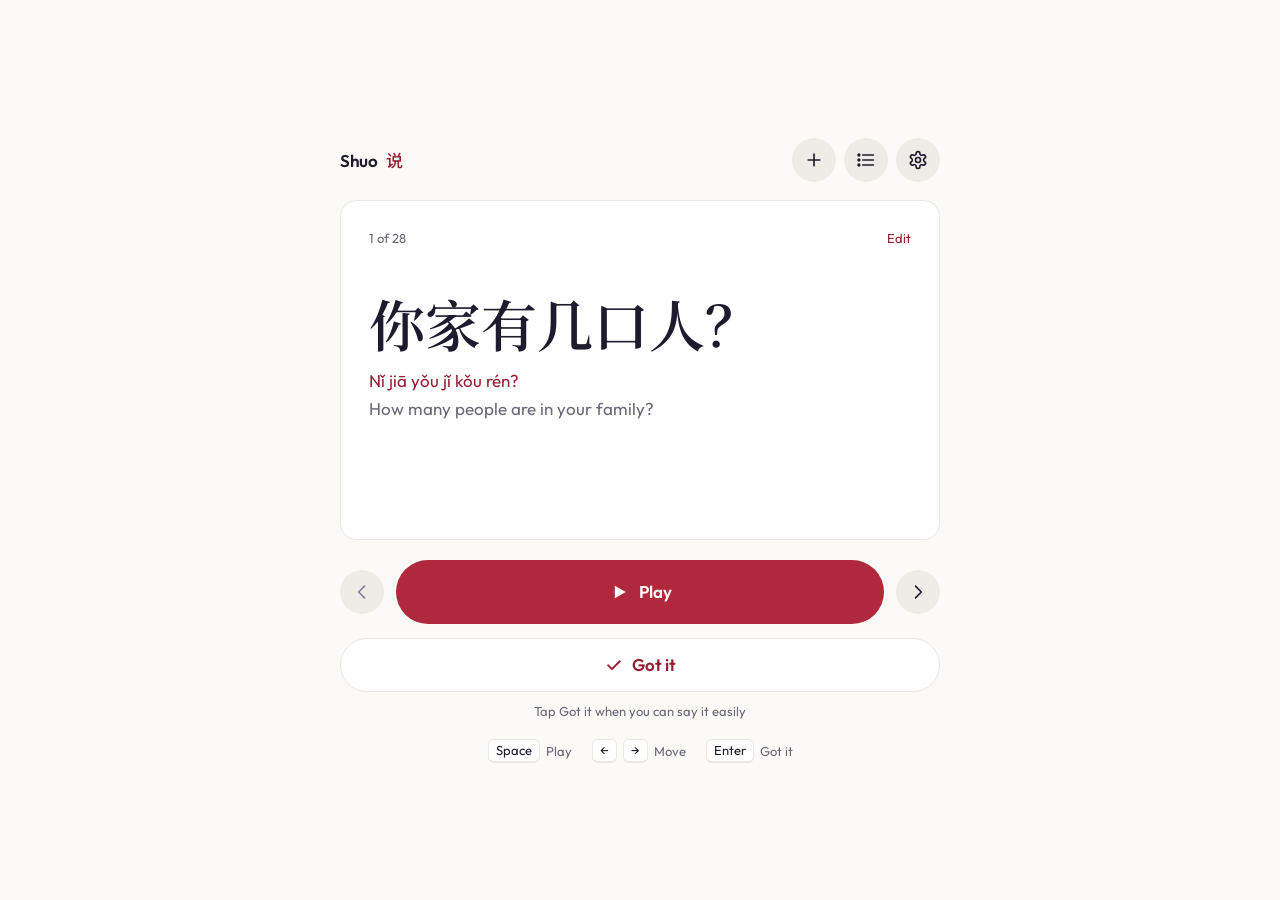
<file: index.html>
<!DOCTYPE html>
<html lang="en">
<head>
<meta charset="UTF-8">
<meta name="viewport" content="width=device-width, initial-scale=1, viewport-fit=cover">
<meta name="color-scheme" content="light">
<meta name="theme-color" content="#FBFAF7">
<meta name="apple-mobile-web-app-capable" content="yes">
<meta name="apple-mobile-web-app-status-bar-style" content="default">
<title>Shuo</title>
<link rel="manifest" href="manifest.webmanifest">
<link rel="icon" type="image/svg+xml" href="icon.svg">
<link rel="icon" type="image/png" sizes="192x192" href="icon-192.png">
<link rel="apple-touch-icon" href="apple-touch-icon.png">
<meta name="apple-mobile-web-app-title" content="Shuo">
<link rel="preconnect" href="https://fonts.googleapis.com">
<link rel="preconnect" href="https://fonts.gstatic.com" crossorigin>
<link rel="stylesheet" href="https://fonts.googleapis.com/css2?family=Outfit:wght@400;600&family=Noto+Serif+SC:wght@600&family=Noto+Sans+SC:wght@500&display=swap">
<link rel="stylesheet" href="design-system/tokens.css?v=202610261233">
<style>
/* Colours, type and sizes come from design-system/tokens.css. Only app values live here. */
:root {
  --top: env(safe-area-inset-top, 0px);
  --bottom: env(safe-area-inset-bottom, 0px);
}
* { box-sizing: border-box; }
/* The colour behind the page matches the top of the screen, so the iPhone home screen app shows no fade under the time. */
html { background: var(--bg); color-scheme: light; }
html, body { margin: 0; background: var(--bg); }
body {
  font-family: var(--font-sans);
  color: var(--ink);
  -webkit-tap-highlight-color: transparent;
  -webkit-font-smoothing: antialiased;
}
button { font-family: inherit; cursor: pointer; color: inherit; touch-action: manipulation; }
svg { display: block; }

/* Hero */
.hero {
  background: var(--bg);
  color: var(--ink);
  padding: calc(var(--top) + 14px) var(--gutter) 0;
}
#sentenceView {
  margin-top: 18px; background: var(--surface); border: 1px solid var(--line);
  border-radius: 16px; padding: 20px; min-height: 300px;
  display: flex; flex-direction: column;
}
/* Every sentence starts at the same height, 120 from the top of the card, so your eye finds it in one place.
   20 card padding plus 18 for the count, then 82. Long sentences grow downward and get smaller instead of taller. */
.sent-body { flex: none; padding-top: 82px; }
.sent-body .han { margin-top: 0; }
.han.long1 { font-size: 32px; }
.han.long2 { font-size: 28px; }
/* Phones. The page fills the screen. Buttons sit at the bottom and never move, the card takes the space above them. */
@media (max-width: 899px) {
  body { height: 100vh; height: 100dvh; display: flex; flex-direction: column; }
  .hero { flex: 1; display: flex; flex-direction: column; min-height: 0; }
  .hero > .wrap { flex: 1; display: flex; flex-direction: column; width: 100%; min-height: 0; }
  #sentenceView { flex: 1; min-height: 0; overflow-y: auto; }
  .controls { flex-shrink: 0; }
}
/* Short phones like the iPhone SE. The sentence starts a little higher so long ones still fit. */
@media (max-width: 899px) and (max-height: 720px) {
  .sent-body { padding-top: 46px; }
  .controls { padding-bottom: calc(var(--bottom) + 20px); }
}
.wrap { max-width: var(--max-width); margin: 0 auto; }
.top { display: flex; align-items: center; justify-content: space-between; height: 44px; }
.brand { display: flex; align-items: baseline; gap: 8px; }
.brand b { font-size: 17px; font-weight: 600; letter-spacing: -0.02em; }
.brand span { font-family: var(--font-mark); font-weight: 500; font-size: 17px; color: var(--accent-text); }
.top-actions { display: flex; gap: 8px; }
.round {
  width: 44px; height: 44px; border-radius: 999px; border: 0;
  background: var(--chip); color: var(--ink);
  display: flex; align-items: center; justify-content: center;
}
.round:hover { background: var(--line); }

.count { font-size: 13px; color: var(--muted); }
.card-top { display: flex; align-items: center; justify-content: space-between; min-height: 18px; }
.card-edit { border: 0; background: none; padding: 10px 12px; margin: -10px -12px; font-size: 13px; font-weight: 400; color: var(--accent-text); }
.empty-hero .card-edit { display: none; }
.han {
  font-family: var(--font-han); font-weight: 600;
  font-size: 40px; line-height: 1.3; margin-top: 10px;
  word-break: break-word;
}
.pin { margin-top: 10px; font-size: 17px; line-height: 24px; color: var(--accent-text); }
.eng { margin-top: 4px; margin-bottom: 22px; font-size: 17px; line-height: 24px; color: var(--muted); min-height: 22px; }
.status {
  margin-top: auto; align-self: flex-start; flex-shrink: 0; height: 30px; display: inline-flex; align-items: center; gap: 8px;
  padding: 0 12px; border-radius: 999px; background: var(--soft);
  font-size: 13px; font-weight: 400; color: var(--accent-text); visibility: hidden;
}
.status.on { visibility: visible; }
.status i { width: 7px; height: 7px; border-radius: 99px; background: var(--primary); animation: pulse 1.2s ease-in-out infinite; }
.status.turn { background: var(--primary); color: #fff; }
.status.turn i { background: #fff; animation: none; }
@keyframes pulse { 50% { opacity: 0.3; } }

/* Controls */
.controls { padding: 20px var(--gutter) calc(var(--bottom) + 32px); }
.row-ctrl { display: grid; grid-template-columns: 54px 1fr 54px; gap: 12px; align-items: center; }
.nav {
  width: 54px; height: 54px; border-radius: 999px; border: 0; background: var(--chip); color: var(--ink);
  display: flex; align-items: center; justify-content: center;
}
.nav:disabled { opacity: 0.4; cursor: default; }
.play {
  height: 64px; border: 0; border-radius: 999px; background: var(--primary); color: #fff;
  font-size: 17px; font-weight: 600; display: flex; align-items: center; justify-content: center; gap: 10px;
}
.play:active, .nav:active, .got:active { transform: scale(0.98); }
.got {
  margin-top: 14px; width: 100%; height: 54px; border-radius: 999px;
  border: 1px solid var(--line); background: var(--surface); color: var(--accent-text);
  font-size: 17px; font-weight: 600; display: flex; align-items: center; justify-content: center; gap: 8px;
}
.got-note { margin-top: 10px; text-align: center; font-size: 13px; line-height: 19px; color: var(--muted); }

/* Empty */
.empty-hero .pin { color: var(--muted); font-size: 17px; line-height: 24px; }
.empty-hero .han { font-family: var(--font-sans); font-size: 34px; line-height: 38px; letter-spacing: -0.02em; }

/* An empty list is a quiet grey note in the middle of the card. The Add a sentence button below is the one action. */
.none-hero #sentenceView { justify-content: center; align-items: center; text-align: center; }
.none-hero .card-top, .none-hero .status, .none-hero .pin, .none-hero .eng { display: none; }
.none-hero .sent-body { padding-top: 0; margin: auto 0; }
.none-hero .han { font-family: var(--font-sans); font-size: 17px; line-height: 24px; font-weight: 400; letter-spacing: 0; color: var(--muted); }

/* Toast */
.toast {
  position: fixed; left: 50%; bottom: calc(var(--bottom) + 24px); transform: translate(-50%, 20px);
  background: var(--ink); color: #fff; border-radius: 999px; padding: 0 8px 0 18px; height: 48px;
  display: flex; align-items: center; gap: 12px; font-size: 17px; opacity: 0; pointer-events: none;
  transition: opacity 0.2s, transform 0.2s; white-space: nowrap; z-index: 30;
}
.toast.on { opacity: 1; transform: translate(-50%, 0); pointer-events: auto; }
.toast button[hidden] { display: none; }
.toast.plain { padding: 0 20px; }
.toast button { border: 0; background: rgba(255,255,255,0.14); color: #fff; border-radius: 999px; height: 34px; padding: 0 14px; font-size: 17px; font-weight: 600; }

/* Sheets */
.sheet-wrap {
  position: fixed; inset: 0; z-index: 20; background: var(--backdrop);
  display: none; justify-content: center; padding-top: calc(var(--top) + 32px);
}
.sheet-wrap.on { display: flex; animation: fade 0.18s ease-out; }
.sheet {
  width: 100%; max-width: 480px; background: var(--bg); border-radius: 18px 18px 0 0;
  display: flex; flex-direction: column; min-height: 0; animation: up 0.24s ease-out;
}
@media (min-width: 700px) {
  .sheet-wrap { background: color-mix(in srgb, var(--backdrop) 72%, transparent); padding: 40px 0; align-items: flex-start; }
  .sheet { border-radius: 18px; max-height: calc(100dvh - 80px); }
  .han { font-size: 48px; }
}
/* Hint only where there is a keyboard and a mouse. */
.key-hint { display: none; }
@media (hover: hover) and (pointer: fine) {
  .key-hint { display: flex; justify-content: center; gap: 20px; margin-top: 18px; font-size: 13px; color: var(--muted); }
  .key-hint span { display: inline-flex; align-items: center; gap: 6px; }
  kbd { font-family: var(--font-sans); font-size: 13px; min-width: 24px; height: 24px; padding: 0 7px; border: 1px solid var(--line); border-bottom-width: 2px; border-radius: 6px; background: var(--surface); color: var(--ink); display: inline-flex; align-items: center; justify-content: center; }
}
/* Laptops. Same one column, a little wider, sitting in the middle of the screen with larger characters. */
@media (min-width: 900px) {
  body { min-height: 100dvh; display: flex; flex-direction: column; justify-content: center; }
  .wrap { max-width: 600px; }
  .hero { padding-top: 24px; }
  /* The card keeps one height per window, shorter on short screens, so everything fits and the buttons never move. */
  #sentenceView { min-height: clamp(240px, 40dvh, 340px); padding: 28px; }
  .sent-body { padding-top: 40px; }
  .han { font-size: 56px; line-height: 1.3; }
  .han.long1 { font-size: 44px; }
  .han.long2 { font-size: 36px; }
  .controls { padding-bottom: 24px; }
}
@keyframes fade { from { opacity: 0; } }
@keyframes up { from { transform: translateY(24px); opacity: 0.6; } }
.sheet-head {
  height: 60px; padding: 12px 16px 0; display: grid; grid-template-columns: 64px 1fr 64px;
  align-items: center; font-size: 17px; font-weight: 600; flex-shrink: 0;
}
.sheet-title { text-align: center; }
.navbtn {
  width: 36px; height: 36px; border-radius: 999px; border: 0; background: var(--line); color: var(--ink);
  display: flex; align-items: center; justify-content: center;
}
.sheet-body { flex-grow: 1; overflow-y: auto; padding: 4px var(--gutter) 16px; }
.sheet-foot { padding: 12px var(--gutter) calc(var(--bottom) + 24px); flex-shrink: 0; }
.btn {
  width: 100%; height: 54px; border: 0; border-radius: 999px; background: var(--primary); color: #fff;
  font-size: 17px; font-weight: 600;
}
.btn:disabled { opacity: 0.4; cursor: default; }

.seg { display: grid; grid-template-columns: repeat(var(--n, 2), minmax(0,1fr)); gap: 2px; padding: 3px; background: var(--line); border-radius: 999px; }
.seg button { min-height: 38px; border: 0; background: transparent; border-radius: 999px; font-size: 17px; color: var(--muted); }
.seg button.on { background: #fff; font-weight: 600; color: var(--accent-text); box-shadow: 0 1px 2px rgba(30,27,46,0.1); }

.section { margin: 32px 0 12px; font-size: 20px; line-height: 26px; font-weight: 600; color: var(--ink); }
.card { background: var(--surface); border: 1px solid var(--line); border-radius: 16px; overflow: hidden; }
.item { display: flex; align-items: center; gap: 12px; min-height: 64px; padding: 10px 8px 10px 16px; border-top: 1px solid var(--line); }
.item:first-child { border-top: 0; }
.item.cur { background: var(--current); }
.item-main { flex: 1; min-width: 0; text-align: left; border: 0; background: none; padding: 0; }
.item-han { font-family: var(--font-han); font-weight: 600; font-size: 17px; line-height: 24px; }
.item-pin { font-size: 13px; line-height: 18px; color: var(--muted); margin-top: 2px; }
.icon-btn { width: 40px; height: 40px; border: 0; background: none; border-radius: 999px; color: var(--chevron); display: flex; align-items: center; justify-content: center; flex-shrink: 0; }
.icon-btn:hover { background: var(--chip); color: var(--muted); }
.chip-btn { height: 32px; padding: 0 12px; border: 0; border-radius: 999px; background: var(--soft); color: var(--accent-text); font-size: 13px; font-weight: 400; flex-shrink: 0; }
.list-note { padding: 18px 4px; font-size: 13px; line-height: 19px; color: var(--muted); }

.field { display: block; padding: 12px 16px; border-top: 1px solid var(--line); }
.field:first-child { border-top: 0; }
.field span { display: block; font-size: 13px; color: var(--muted); margin-bottom: 4px; }
.field input { width: 100%; border: 0; outline: 0; font-family: inherit; font-size: 17px; color: var(--ink); background: none; padding: 0; }
.field input.big { font-family: var(--font-han); font-weight: 600; font-size: 17px; }
.field input::placeholder { color: var(--muted); }

.set-row { padding: 14px 16px; border-top: 1px solid var(--line); }
.set-row:first-child { border-top: 0; }
.set-label { font-size: 17px; margin-bottom: 10px; }
select {
  width: 100%; height: 44px; border: 1px solid var(--line); border-radius: 12px; background: var(--bg);
  font-family: inherit; font-size: 17px; color: var(--ink); padding: 0 12px; -webkit-appearance: none; appearance: none;
}
.link-row { width: 100%; border: 0; background: none; font-family: inherit; display: flex; align-items: center; justify-content: space-between; min-height: 50px; padding: 0 16px; font-size: 17px; color: var(--ink); text-decoration: none; }
.link-row svg { color: var(--chevron); }
.ds h3 { font-size: 20px; line-height: 26px; font-weight: 600; color: var(--ink); margin: 32px 0 12px; }
.ds h3:first-child { margin-top: 8px; }
.sw { display: grid; grid-template-columns: repeat(auto-fill, minmax(96px, 1fr)); gap: 10px; }
.sw div { border-radius: 12px; border: 1px solid var(--line); overflow: hidden; font-size: 13px; background: #fff; }
.sw div span { display: block; height: 48px; border-bottom: 1px solid var(--line); }
.sw div p { margin: 0; padding: 6px 8px; line-height: 1.35; }
.sw div p i { font-style: normal; color: var(--muted); }
.ds .tr { padding: 14px 16px; border-top: 1px solid var(--line); }
.ds .tr:first-child { border-top: 0; }
.ds .tr small { display: block; font-size: 13px; color: var(--muted); padding-top: 6px; }
.ds .rule { padding: 12px 16px; border-top: 1px solid var(--line); font-size: 17px; line-height: 1.45; }
.ds .rule:first-child { border-top: 0; }
.ds .demo { display: flex; gap: 8px; flex-wrap: wrap; align-items: center; }
.act-row { width: 100%; border: 0; border-top: 1px solid var(--line); background: none; font-family: inherit; text-align: left; display: flex; flex-direction: column; gap: 2px; padding: 12px 16px; min-height: 64px; justify-content: center; }
.act-row:first-child { border-top: 0; }
.act-row:disabled { cursor: default; }
.act-row:disabled .act-t { color: var(--chevron); }
.act-t { font-size: 17px; line-height: 22px; color: var(--ink); }
.act-t.warn-t { color: var(--warn-text); }
/* Delete is plain coral text, centered at the bottom, the same in all three apps. It always asks first. */
.del-wrap { display: flex; flex-direction: column; align-items: center; gap: 2px; margin-top: 24px; text-align: center; }
.del-wrap[hidden] { display: none; }
.text-btn { border: 0; background: none; font-family: inherit; font-size: 17px; line-height: 22px; font-weight: 600; color: var(--warn-text); padding: 11px 16px; min-height: 44px; border-radius: 12px; }
.text-btn:disabled { color: var(--chevron); cursor: default; }
.text-btn:focus-visible { outline: 2px solid var(--primary); outline-offset: 2px; }
.act-s { font-size: 13px; line-height: 19px; color: var(--muted); }
.voice-tip { margin-top: 12px; padding: 10px 12px; border-radius: 12px; background: var(--bg); font-size: 13px; line-height: 19px; color: var(--muted); }
.warn { margin-top: 12px; font-size: 13px; line-height: 19px; color: var(--warn-text); }
/* People who turn off motion get no pulsing, sliding or fading. */
@media (prefers-reduced-motion: reduce) {
  *, *::before, *::after { animation-duration: 0.01ms !important; animation-iteration-count: 1 !important; transition-duration: 0.01ms !important; }
}
/* Every round button is one grey circle, the same in Manna and Shuo: the top buttons, previous and next, and the sheet close. */
.round, .nav, .navbtn {
  background: var(--chip); -webkit-backdrop-filter: none; backdrop-filter: none; border: 0; box-shadow: none; color: var(--ink);
}
.round:hover, .nav:hover:not(:disabled), .navbtn:hover { background: var(--line); }
/* Disabled keeps the same circle, only the icon fades. */
.nav:disabled { opacity: 1; color: var(--chevron); }
/* One size for every round button. 44 circle, 20 icon, 2 stroke. */
.round, .nav, .navbtn { width: 44px; height: 44px; }
.row-ctrl { grid-template-columns: 44px 1fr 44px; }
.round svg, .nav svg, .navbtn svg { width: 20px; height: 20px; }
.round svg *, .nav svg *, .navbtn svg * { stroke-width: 2; }

/* ============================================================
   Motion, like iOS. The same in Stay Counter, Manna, Shuo and SaySay.
   A sheet rises from the bottom and the page steps back behind it.
   Going deeper inside a sheet slides left, going back slides right.
   Pull the grabber down to close. Segmented switches slide.
   ============================================================ */
:root { --ease-sheet: cubic-bezier(0.32, 0.72, 0, 1); --ease-spring: cubic-bezier(0.34, 1.36, 0.5, 1); }
.page { display: flex; flex-direction: column; background: var(--bg); transform-origin: 50% 0; transition: transform 0.45s var(--ease-sheet), filter 0.45s var(--ease-sheet), border-radius 0.45s var(--ease-sheet); }
@media (max-width: 899px) { .page { flex: 1; min-height: 0; } }

.sheet { position: relative; transition: transform 0.3s var(--ease-sheet); }
.sheet.dragging { transition: none; }
.grabber { display: block; flex-shrink: 0; width: 36px; height: 5px; border-radius: 999px; background: #D9D5CE; margin: 7px auto -7px; }
.sheet-wrap.on { animation: sheet-dim 0.3s ease-out; }
.sheet-wrap.on .sheet { animation: sheet-up 0.5s var(--ease-sheet); }
.sheet-wrap.over { background: transparent; animation: none; }
.sheet-wrap.over .sheet { animation: none; }
.sheet-wrap.swapped, .sheet-wrap.swapped .sheet { animation: none; }
.sheet-wrap.in-fwd .sheet { animation: sheet-in-fwd 0.45s var(--ease-sheet); box-shadow: -10px 0 30px rgba(30, 27, 46, 0.12); }
.sheet-wrap.from-left .sheet { animation: sheet-in-back 0.45s var(--ease-sheet); }
.sheet-wrap.pushed .sheet { transform: translateX(-30%); opacity: 0.4; transition: transform 0.45s var(--ease-sheet), opacity 0.45s var(--ease-sheet); }
.sheet-wrap.in-back .sheet { transition: transform 0.45s var(--ease-sheet), opacity 0.45s var(--ease-sheet); }
.sheet-wrap.leaving { animation: sheet-undim 0.3s ease-in forwards; pointer-events: none; }
.sheet-wrap.leaving .sheet { animation: sheet-down 0.3s cubic-bezier(0.4, 0, 1, 1) forwards; }
.sheet-wrap.clear { background: transparent; animation: none; }
.sheet-wrap.out-back .sheet { animation: sheet-out-back 0.45s var(--ease-sheet) forwards; box-shadow: -10px 0 30px rgba(30, 27, 46, 0.12); }
@keyframes sheet-dim { from { background-color: transparent; } }
@keyframes sheet-undim { to { background-color: transparent; } }
@keyframes sheet-up { from { transform: translateY(100%); } }
@keyframes sheet-down { to { transform: translateY(105%); } }
@keyframes sheet-in-fwd { from { transform: translateX(100%); } }
@keyframes sheet-in-back { from { transform: translateX(-30%); opacity: 0.4; } }
@keyframes sheet-out-back { to { transform: translateX(100%); } }
@media (max-width: 699px) {
  .sheet-wrap { background: rgba(14, 12, 24, 0.28); }
  .sheet-wrap.over, .sheet-wrap.clear { background: transparent; }
  html.sheet-open, html.sheet-open body { background: #0E0C18; }
  .page.behind { transform: translateY(calc(var(--top) + 6px)) scale(0.92); border-radius: 18px; overflow: hidden; filter: brightness(0.72); }
}
@media (min-width: 700px) {
  .grabber { display: none; }
  .sheet-wrap.on .sheet { animation: sheet-pop 0.28s var(--ease-sheet); }
  .sheet-wrap.leaving .sheet { animation: sheet-pop-out 0.2s ease-in forwards; }
  .sheet-wrap.over .sheet, .sheet-wrap.swapped .sheet { animation: none; }
  .sheet-wrap.in-fwd .sheet { animation: sheet-in-fwd 0.45s var(--ease-sheet); }
  .sheet-wrap.from-left .sheet { animation: sheet-in-back 0.45s var(--ease-sheet); }
  .sheet-wrap.out-back .sheet { animation: sheet-out-back 0.45s var(--ease-sheet) forwards; }
  .sheet-wrap.in-fwd .sheet, .sheet-wrap.from-left .sheet, .sheet-wrap.out-back .sheet, .sheet-wrap.pushed .sheet { box-shadow: none; }
  .sheet-wrap.pushed .sheet { opacity: 0; }
  @keyframes sheet-pop { from { transform: translateY(16px); opacity: 0; } }
  @keyframes sheet-pop-out { to { transform: translateY(16px); opacity: 0; } }
}
.sheet-head, .grabber { touch-action: none; user-select: none; -webkit-user-select: none; }

.seg { position: relative; }
.seg-thumb { position: absolute; z-index: 0; left: 0; top: 3px; bottom: 3px; border-radius: 999px; background: #fff; box-shadow: 0 1px 2px rgba(30,27,46,0.1); pointer-events: none; transition: transform 0.45s var(--ease-spring), width 0.45s var(--ease-spring); }
.seg-thumb.instant { transition: none; }
.seg.has-thumb > button { position: relative; z-index: 1; transition: color 0.2s; }
.seg.has-thumb > button.on { background: transparent; box-shadow: none; }
@media (prefers-reduced-motion: reduce) {
  .page, .sheet, .sheet-wrap, .seg-thumb { transition: none !important; animation: none !important; }
}
</style>
</head>
<body>

<div class="page" id="page">
<header class="hero" id="hero">
  <div class="wrap">
    <div class="top">
      <h1 class="brand" style="margin: 0;"><b>Shuo</b><span lang="zh">说</span></h1>
      <div class="top-actions">
        <button class="round" id="quickAdd" aria-label="Add sentence">
          <svg width="20" height="20" viewBox="0 0 24 24" fill="none" stroke="currentColor" stroke-width="2.4" stroke-linecap="round"><path d="M12 5v14M5 12h14"/></svg>
        </button>
        <button class="round" id="openList" aria-label="Sentences">
          <svg width="20" height="20" viewBox="0 0 24 24" fill="none" stroke="currentColor" stroke-width="2" stroke-linecap="round"><path d="M8 6h13M8 12h13M8 18h13"/><circle cx="3.5" cy="6" r="1" fill="currentColor"/><circle cx="3.5" cy="12" r="1" fill="currentColor"/><circle cx="3.5" cy="18" r="1" fill="currentColor"/></svg>
        </button>
        <button class="round" id="openSettings" aria-label="Settings">
          <svg width="20" height="20" viewBox="0 0 24 24" fill="none" stroke="currentColor" stroke-width="2" stroke-linecap="round" stroke-linejoin="round"><path d="M12.22 2h-.44a2 2 0 0 0-2 2v.18a2 2 0 0 1-1 1.73l-.43.25a2 2 0 0 1-2 0l-.15-.08a2 2 0 0 0-2.73.73l-.22.38a2 2 0 0 0 .73 2.73l.15.1a2 2 0 0 1 1 1.72v.51a2 2 0 0 1-1 1.74l-.15.09a2 2 0 0 0-.73 2.73l.22.38a2 2 0 0 0 2.73.73l.15-.08a2 2 0 0 1 2 0l.43.25a2 2 0 0 1 1 1.73V20a2 2 0 0 0 2 2h.44a2 2 0 0 0 2-2v-.18a2 2 0 0 1 1-1.73l.43-.25a2 2 0 0 1 2 0l.15.08a2 2 0 0 0 2.73-.73l.22-.39a2 2 0 0 0-.73-2.73l-.15-.08a2 2 0 0 1-1-1.74v-.5a2 2 0 0 1 1-1.74l.15-.09a2 2 0 0 0 .73-2.73l-.22-.38a2 2 0 0 0-2.73-.73l-.15.08a2 2 0 0 1-2 0l-.43-.25a2 2 0 0 1-1-1.73V4a2 2 0 0 0-2-2z"/><circle cx="12" cy="12" r="3"/></svg>
        </button>
      </div>
    </div>
    <div id="sentenceView">
      <div class="card-top"><div class="count" id="count">1 of 27</div><button class="card-edit" id="editCur">Edit</button></div>
      <div class="sent-body">
        <div class="han" id="han"></div>
        <div class="pin" id="pin"></div>
        <div class="eng" id="eng"></div>
      </div>
      <div class="status" id="status"><i></i><span id="statusText">Listen</span></div>
    </div>
  </div>
</header>

<main class="controls">
  <div class="wrap" id="practiceControls">
    <div class="row-ctrl">
      <button class="nav" id="prev" aria-label="Previous">
        <svg width="22" height="22" viewBox="0 0 24 24" fill="none" stroke="currentColor" stroke-width="2.2" stroke-linecap="round" stroke-linejoin="round"><path d="M15 5l-7 7 7 7"/></svg>
      </button>
      <button class="play" id="play">
        <svg id="playIcon" width="20" height="20" viewBox="0 0 24 24" fill="currentColor"><path d="M7 4.5v15l13-7.5z"/></svg>
        <span id="playLabel">Play</span>
      </button>
      <button class="nav" id="next" aria-label="Next">
        <svg width="22" height="22" viewBox="0 0 24 24" fill="none" stroke="currentColor" stroke-width="2.2" stroke-linecap="round" stroke-linejoin="round"><path d="M9 5l7 7-7 7"/></svg>
      </button>
    </div>
    <button class="got" id="got">
      <svg width="20" height="20" viewBox="0 0 24 24" fill="none" stroke="currentColor" stroke-width="2.4" stroke-linecap="round" stroke-linejoin="round"><path d="M5 12.5l4.5 4.5L19 7.5"/></svg>
      Got it
    </button>
    <div class="got-note" id="gotNote"></div>
    <div class="key-hint" id="keyHint"><span><kbd>Space</kbd> Play</span><span><kbd>←</kbd><kbd>→</kbd> Move</span><span><kbd>Enter</kbd> Got it</span></div>
  </div>
  <div class="wrap" id="emptyControls" hidden>
    <button class="btn" id="emptyAdd">Add a sentence</button>
    <div class="got-note" id="emptyNote">Or open Learned in the list to practice one again.</div>
  </div>
<div class="toast" id="toast" role="status"><span id="toastText">Moved to Learned</span><button id="undo">Undo</button></div>
</main>
</div>

<!-- Sentences sheet -->
<div class="sheet-wrap" id="listSheet">
  <div class="sheet">
    <div class="sheet-head">
      <button class="navbtn" data-close aria-label="Close"><svg width="14" height="14" viewBox="0 0 24 24" fill="none" stroke="currentColor" stroke-width="2.6" stroke-linecap="round"><path d="M6 6l12 12M18 6L6 18"/></svg></button>
      <div class="sheet-title">Sentences</div><div></div>
    </div>
    <div class="sheet-body">
      <div class="seg" id="tabs">
        <button data-tab="practice" class="on">Practice</button>
        <button data-tab="learned">Learned</button>
      </div>
      <div style="height:16px"></div>
      <div id="listBox"></div>
    </div>
    <div class="sheet-foot"><button class="btn" id="openAdd">Add sentence</button></div>
  </div>
</div>

<!-- Add sheet -->
<div class="sheet-wrap" id="addSheet">
  <div class="sheet">
    <div class="sheet-head">
      <button class="navbtn" id="formNav" aria-label="Close"><svg width="14" height="14" viewBox="0 0 24 24" fill="none" stroke="currentColor" stroke-width="2.6" stroke-linecap="round"><path d="M6 6l12 12M18 6L6 18"/></svg></button>
      <div class="sheet-title" id="formTitle">New sentence</div><div></div>
    </div>
    <div class="sheet-body">
      <div class="card" style="margin-top:8px">
        <label class="field"><span>Chinese</span><input class="big" id="inHan" placeholder="你喜欢什么？" autocomplete="off"></label>
        <label class="field"><span>Pinyin</span><input id="inPin" placeholder="Fills in as you type" autocomplete="off"></label>
        <label class="field"><span>English, optional</span><input id="inEng" placeholder="Fills in as you type" autocomplete="off"></label>
      </div>
      <div class="list-note" id="addNote">Type the Chinese and pinyin and English fill in for you. You can change them before you add.</div>
      <div class="del-wrap" id="editDelete" hidden><button class="text-btn" id="deleteOne">Delete sentence</button></div>
    </div>
    <div class="sheet-foot"><button class="btn" id="saveAdd" disabled>Add</button></div>
  </div>
</div>

<!-- Settings sheet -->
<div class="sheet-wrap" id="setSheet">
  <div class="sheet">
    <div class="sheet-head">
      <button class="navbtn" data-close aria-label="Close"><svg width="14" height="14" viewBox="0 0 24 24" fill="none" stroke="currentColor" stroke-width="2.6" stroke-linecap="round"><path d="M6 6l12 12M18 6L6 18"/></svg></button>
      <div class="sheet-title">Settings</div><div></div>
    </div>
    <div class="sheet-body">
      <div class="section">Playback</div>
      <div class="card">
        <div class="set-row">
          <div class="set-label">Speed</div>
          <div class="seg" style="--n:3" id="speedSeg">
            <button data-v="0.6">Slow</button><button data-v="0.8">Normal</button><button data-v="1">Natural</button>
          </div>
        </div>
        <div class="set-row">
          <div class="set-label">Time to repeat</div>
          <div class="seg" style="--n:3" id="pauseSeg">
            <button data-v="3000">3 sec</button><button data-v="5000">5 sec</button><button data-v="10000">10 sec</button>
          </div>
        </div>
        <div class="set-row">
          <div class="set-label">Voice</div>
          <select id="voiceSel"></select>
          <div class="voice-tip" id="voiceWarn" hidden>Shuo uses the Chinese voice built into your device. It works best in Safari on iPhone and Mac, and in Chrome on Android and computers. If you hear nothing, add a Mandarin voice in your device settings.</div>
        </div>
      </div>
      <div class="list-note">Each sentence plays twice, then pauses so you can repeat it.</div>
      <div class="section">About</div>
      <div class="card">
        <button class="link-row" id="openDs">Design system<svg width="16" height="16" viewBox="0 0 24 24" fill="none" stroke="currentColor" stroke-width="2.4" stroke-linecap="round" stroke-linejoin="round"><path d="M9 5l7 7-7 7"/></svg></button>
      </div>
      <div class="section">Sentences</div>
      <div class="card">
        <button class="act-row" id="startOver"><span class="act-t">Start over</span><span class="act-s" id="startOverNote"></span></button>
        <button class="act-row" id="deleteAll"><span class="act-t warn-t">Delete all sentences</span><span class="act-s" id="deleteAllNote"></span></button>
      </div>
    </div>
  </div>
</div>

<!-- Design system sheet -->
<div class="sheet-wrap" id="dsSheet">
  <div class="sheet">
    <div class="sheet-head">
      <button class="navbtn" id="dsBack" aria-label="Back"><svg width="16" height="16" viewBox="0 0 24 24" fill="none" stroke="currentColor" stroke-width="2.6" stroke-linecap="round" stroke-linejoin="round"><path d="M15 6l-6 6 6 6"/></svg></button>
      <div class="sheet-title">Design system</div><div></div>
    </div>
    <div class="sheet-body ds">
      <h3>Color</h3>
      <div class="sw" id="dsColors"></div>

      <h3>Type</h3>
      <div class="card">
        <div class="tr"><div class="sentence">你家有几口人？</div><small>40 serif semibold. The sentence, 56 on laptops</small></div>
        <div class="tr"><div class="title" style="font-size:20px;line-height:26px">Playback</div><small>20 semibold. Section headers, like Playback and Sentences</small></div>
        <div class="tr"><div class="title">Got it</div><small>17 semibold. Buttons, sheet titles, the name</small></div>
        <div class="tr"><div class="body" style="color:var(--muted)">How many people are in your family?</div><small>17 regular. Pinyin, English, labels, settings. Like iOS body text</small></div>
        <div class="tr"><div class="small" style="color:var(--muted)">Tap Got it when you can say it easily</div><small>13 regular. Count, notes, field labels, pinyin in lists, Edit</small></div>
      </div>

      <h3>Sentence card</h3>
      <div class="card" style="padding:20px">
        <div class="count" style="margin:0">1 of 28</div>
        <div class="han" style="font-size:32px">我们几点开会？</div>
        <div class="pin">Wǒmen jǐ diǎn kāihuì?</div>
        <div class="eng">What time are we meeting?</div>
      </div>

      <h3>Status</h3>
      <div class="demo">
        <div class="status on" style="margin:0"><i></i><span>Listen</span></div>
        <div class="status on turn" style="margin:0"><i></i><span>Your turn</span></div>
      </div>

      <h3>Play controls</h3>
      <div class="row-ctrl">
        <button class="nav" disabled aria-label="Previous"><svg width="22" height="22" viewBox="0 0 24 24" fill="none" stroke="currentColor" stroke-width="2.2" stroke-linecap="round" stroke-linejoin="round"><path d="M15 5l-7 7 7 7"/></svg></button>
        <button class="play" tabindex="-1"><svg width="20" height="20" viewBox="0 0 24 24" fill="currentColor"><path d="M7 4.5v15l13-7.5z"/></svg>Play</button>
        <button class="nav" aria-label="Next" tabindex="-1"><svg width="22" height="22" viewBox="0 0 24 24" fill="none" stroke="currentColor" stroke-width="2.2" stroke-linecap="round" stroke-linejoin="round"><path d="M9 5l7 7-7 7"/></svg></button>
      </div>
      <button class="got" tabindex="-1"><svg width="20" height="20" viewBox="0 0 24 24" fill="none" stroke="currentColor" stroke-width="2.4" stroke-linecap="round" stroke-linejoin="round"><path d="M5 12.5l4.5 4.5L19 7.5"/></svg>Got it</button>

      <h3>Sheet bar</h3>
      <div class="card" style="padding:4px 0">
        <div class="sheet-head" style="height:52px;padding:0 8px"><span class="navbtn"><svg width="14" height="14" viewBox="0 0 24 24" fill="none" stroke="currentColor" stroke-width="2.6" stroke-linecap="round"><path d="M6 6l12 12M18 6L6 18"/></svg></span><div class="sheet-title">Sentences</div><div></div></div>
        <div class="sheet-head" style="height:52px;padding:0 8px"><span class="navbtn"><svg width="16" height="16" viewBox="0 0 24 24" fill="none" stroke="currentColor" stroke-width="2.6" stroke-linecap="round" stroke-linejoin="round"><path d="M15 6l-6 6 6 6"/></svg></span><div class="sheet-title">Design system</div><div></div></div>
      </div>

      <h3>Sentence rows</h3>
      <div class="card">
        <div class="item cur"><div class="item-main"><div class="item-han">你家有几口人？</div><div class="item-pin">Nǐ jiā yǒu jǐ kǒu rén?</div></div></div>
        <div class="item"><div class="item-main"><div class="item-han">他是谁？</div><div class="item-pin">Tā shì shéi?</div></div><span class="chip-btn" style="display:flex;align-items:center">Practice again</span></div>
      </div>

      <h3>Controls</h3>
      <div class="seg"><button class="on" tabindex="-1">Practice 24</button><button tabindex="-1">Learned 4</button></div>
      <div style="height:12px"></div>
      <button class="btn" tabindex="-1">Add sentence</button>

      <h3>Rules</h3>
      <div class="card">
        <div class="rule">One sentence at a time. Lists, settings and forms wait in sheets.</div>
        <div class="rule">The sentence card keeps its height, so Play and Got it never move.</div>
        <div class="rule">Red acts. Play, Got it, pinyin and what you are on. Characters stay ink.</div>
        <div class="rule">Serif for the Chinese you read. Outfit for everything else. 说 in the name uses the same sans as the icon.</div>
        <div class="rule">Destructive actions always go last. A single one is plain coral text, centered. Two or more related ones are grouped in one card. They always ask first.</div>
        <div class="rule">Got it moves, never deletes. Delete lives in Edit sentence, and it always asks first.</div>
        <div class="rule">Top left leaves a sheet. × closes it, ‹ goes back one step. The bottom holds one forward action.</div>
        <div class="rule">Cards only for controls and lists. White with a 1px line and radius 16. No shadows.</div>
        <div class="rule">Every round button is one flat grey circle, 44 wide, with a 20 icon. Disabled only fades the icon.</div>
        <div class="rule">Five text styles, like iOS. 34, 20, 17 semibold, 17 regular, 13 regular. The same in all three apps.</div>
      </div>
      <div style="height:8px"></div>
    </div>
  </div>
</div>

<script src="vendor/pinyin-pro.js?v=202610261233"></script>
<script>
const defaults = [
  {h:"你家有几口人？", p:"Nǐ jiā yǒu jǐ kǒu rén?", e:"How many people are in your family?"},
  {h:"一，二，三，四，五。", p:"Yī, èr, sān, sì, wǔ.", e:""},
  {h:"六，七，八，九，十。", p:"Liù, qī, bā, jiǔ, shí.", e:""},
  {h:"我有零个朋友。", p:"Wǒ yǒu líng ge péngyou.", e:"I have zero friends."},
  {h:"她是我的朋友。", p:"Tā shì wǒ de péngyou.", e:"She is my friend."},
  {h:"他是谁？", p:"Tā shì shéi?", e:"Who is he?"},
  {h:"他是我的男性朋友。", p:"Tā shì wǒ de nánxìng péngyou.", e:"He is my male friend."},
  {h:"你去哪儿？", p:"Nǐ qù nǎr?", e:"Where are you going?"},
  {h:"哪个人？", p:"Nǎ ge rén?", e:"Which person?"},
  {h:"他叫什么？", p:"Tā jiào shénme?", e:"What is he called?"},
  {h:"一个人。", p:"Yí ge rén.", e:"One person."},
  {h:"一位老师。", p:"Yí wèi lǎoshī.", e:"One teacher."},
  {h:"他叫什么名字？", p:"Tā jiào shénme míngzi?", e:"What is his name?"},
  {h:"我不是老师。", p:"Wǒ bú shì lǎoshī.", e:"I am not a teacher."},
  {h:"他不叫小王。", p:"Tā bú jiào Xiǎo Wáng.", e:"His name isn't Xiao Wang."},
  {h:"你姓什么？", p:"Nǐ xìng shénme?", e:"What is your family name?"},
  {h:"你是哪国人？", p:"Nǐ shì nǎ guó rén?", e:"What nationality are you?"},
  {h:"洗手间在这里。", p:"Xǐshǒujiān zài zhèlǐ.", e:"The restroom is here."},
  {h:"你妈妈会说汉语吗？", p:"Nǐ māma huì shuō Hànyǔ ma?", e:"Can your mom speak Chinese?"},
  {h:"我不会做中国菜。", p:"Wǒ bú huì zuò Zhōngguó cài.", e:"I can't cook Chinese food."},
  {h:"你吃哪国菜？", p:"Nǐ chī nǎ guó cài?", e:"What country's food do you eat?"},
  {h:"中国菜很好吃。", p:"Zhōngguó cài hěn hǎochī.", e:"Chinese food is very delicious."},
  {h:"你怎么做菜？", p:"Nǐ zěnme zuò cài?", e:"How do you cook?"},
  {h:"我会写汉字。", p:"Wǒ huì xiě Hànzì.", e:"I can write Chinese characters."},
  {h:"这是什么字？", p:"Zhè shì shénme zì?", e:"What character is this?"},
  {h:"谁会读书？", p:"Shéi huì dú shū?", e:"Who can read?"},
  {h:"干吗，不叫外卖？", p:"Gànmá, bù jiào wàimài?", e:"Why don't you order takeout?"},
  {h:"你在干吗？", p:"Nǐ zài gànmá?", e:"What are you doing?"}
];

// Same key as before, so sentences you already added are kept.
const KEY = 'shadowing-sentences-v1';
const STATE = 'shuo-state-v1';
const $ = (id) => document.getElementById(id);

let all = defaults.map(s => ({...s}));
let state = { cur: null, rate: 0.8, pause: 3000, voice: null };
try { const r = JSON.parse(localStorage.getItem(KEY)); if (Array.isArray(r)) all = r; } catch (e) {}
try { Object.assign(state, JSON.parse(localStorage.getItem(STATE)) || {}); } catch (e) {}
// Sentences saved before the better translation keep the old English, so update that one line.
all.forEach(x => { if (x.h === '你家有几口人？' && x.e === 'What is the size of your family?') x.e = 'How many people are in your family?'; });

const save = () => {
  try { localStorage.setItem(KEY, JSON.stringify(all)); localStorage.setItem(STATE, JSON.stringify(state)); } catch (e) {}
};
const practice = () => all.filter(s => !s.l);
const learned = () => all.filter(s => s.l);

let idx = Math.max(0, practice().findIndex(s => s.h === state.cur));
let playing = false, runId = 0, lastLearned = null, toastTimer = null;

function render() {
  const list = practice();
  if (idx >= list.length) idx = Math.max(0, list.length - 1);
  const s = list[idx];
  const empty = !s;
  $('practiceControls').hidden = empty;
  $('emptyControls').hidden = !empty;
  $('hero').classList.toggle('empty-hero', empty);
  $('hero').classList.toggle('none-hero', empty && all.length === 0);
  if (empty) {
    const none = all.length === 0;
    // An empty list says it once. The Add a sentence button below is the one action.
    $('count').textContent = none ? '' : `${learned().length} learned`;
    $('han').textContent = none ? 'No sentences yet' : 'All learned';
    $('han').classList.remove('long1', 'long2');
    $('pin').textContent = none ? '' : 'Add a new sentence to keep practicing.';
    $('emptyNote').hidden = none;
    $('eng').textContent = '';
  } else {
    $('count').textContent = `${idx + 1} of ${list.length}`;
    $('han').textContent = s.h;
    // Longer sentences step down in size so the card does not have to grow. Counted in characters.
    const len = [...s.h].length;
    $('han').classList.toggle('long1', len > 11 && len <= 18);
    $('han').classList.toggle('long2', len > 18);
    $('pin').textContent = s.p;
    $('eng').textContent = s.e || '';
    state.cur = s.h;
  }
  const n = learned().length;
  $('gotNote').textContent = n ? `${n} learned so far` : 'Tap Got it when you can say it easily';
  $('prev').disabled = idx === 0;
  $('next').disabled = idx >= list.length - 1;
  save();
}

/* Voice */
let voices = [];
function loadVoices() {
  const zh = speechSynthesis.getVoices().filter(v => v.lang && v.lang.toLowerCase().replace('_','-').startsWith('zh'));
  const cn = zh.filter(v => /zh-cn|cmn/i.test(v.lang.replace('_','-')));
  // iPhone can list the same voice twice, an older and a newer copy. Keep one per name, the best quality.
  const rank = (v) => /premium/i.test(v.voiceURI) ? 3 : /enhanced/i.test(v.voiceURI) ? 2 : v.localService ? 1 : 0;
  const best = new Map();
  for (const v of (cn.length ? cn : zh)) { const k = v.name.trim(); if (!best.has(k) || rank(v) > rank(best.get(k))) best.set(k, v); }
  voices = [...best.values()];
  const sel = $('voiceSel');
  sel.innerHTML = '';
  // Voices arrive a moment after the page opens, so the tip only shows once the browser has had time to list them.
  $('voiceWarn').hidden = voices.length > 0 || !voicesChecked;
  if (!voices.length) { sel.innerHTML = '<option>Device default</option>'; return; }
  voices.forEach((v, i) => { const o = document.createElement('option'); o.value = v.name; o.textContent = v.name; sel.appendChild(o); });
  if (state.voice && voices.some(v => v.name === state.voice)) sel.value = state.voice;
}
let voicesChecked = false;
const canSpeak = 'speechSynthesis' in window;
if (canSpeak) {
  // Some browsers announce the list before it is filled, so only real voices end the wait early.
  speechSynthesis.onvoiceschanged = () => { if (speechSynthesis.getVoices().length) voicesChecked = true; loadVoices(); };
  loadVoices();
  setTimeout(() => { voicesChecked = true; loadVoices(); }, 1500);
} else { voicesChecked = true; loadVoices(); }
let voiceTipShown = false;
$('voiceSel').onchange = (e) => { state.voice = e.target.value; save(); };

function speak(text, id) {
  return new Promise(res => {
    if (id !== runId) return res();
    const u = new SpeechSynthesisUtterance(text);
    const v = voices.find(v => v.name === state.voice) || voices[0];
    if (v) u.voice = v;
    u.lang = 'zh-CN';
    u.rate = state.rate;
    u.onend = res; u.onerror = res;
    speechSynthesis.speak(u);
  });
}
const wait = (ms) => new Promise(r => setTimeout(r, ms));

function setStatus(text, turn) {
  $('status').classList.toggle('on', !!text);
  $('status').classList.toggle('turn', !!turn);
  $('statusText').textContent = text || '';
}
function setPlaying(on) {
  playing = on;
  $('playLabel').textContent = on ? 'Pause' : 'Play';
  $('playIcon').innerHTML = on ? '<rect x="6" y="4.5" width="4" height="15" rx="1"/><rect x="14" y="4.5" width="4" height="15" rx="1"/>' : '<path d="M7 4.5v15l13-7.5z"/>';
}

async function run() {
  const id = ++runId;
  setPlaying(true);
  while (id === runId) {
    const s = practice()[idx];
    if (!s) break;
    setStatus('Listen'); await speak(s.h, id); if (id !== runId) return;
    await wait(600); if (id !== runId) return;
    setStatus('Listen again'); await speak(s.h, id); if (id !== runId) return;
    setStatus('Your turn', true); await wait(state.pause); if (id !== runId) return;
    if (idx >= practice().length - 1) break;
    idx++; render();
  }
  if (id === runId) stop();
}
function stop() {
  runId++;
  if ('speechSynthesis' in window) speechSynthesis.cancel();
  setPlaying(false); setStatus('');
}

$('play').onclick = () => {
  if (playing) return stop();
  if (!canSpeak) return showToast('This browser can\'t speak. Try Safari or Chrome');
  if (voicesChecked && !voices.length && !voiceTipShown) { voiceTipShown = true; showToast('Can\'t hear it? See Settings for a tip'); }
  run();
};
$('prev').onclick = () => { const was = playing; stop(); idx = Math.max(0, idx - 1); render(); if (was) run(); };
$('next').onclick = () => { const was = playing; stop(); idx = Math.min(practice().length - 1, idx + 1); render(); if (was) run(); };

$('got').onclick = () => {
  const s = practice()[idx]; if (!s) return;
  const was = playing; stop();
  s.l = true; lastLearned = s;
  render();
  showToast('Moved to Learned', true);
  if (was && practice().length) run();
};
$('undo').onclick = () => {
  if (!lastLearned) return;
  lastLearned.l = false;
  idx = practice().indexOf(lastLearned);
  lastLearned = null; hideToast(); render();
};
function showToast(t, undo) {
  $('undo').hidden = !undo;
  $('toast').classList.toggle('plain', !undo);
  $('toastText').textContent = t; $('toast').classList.add('on');
  clearTimeout(toastTimer); toastTimer = setTimeout(hideToast, 4000);
}
function hideToast() { $('toast').classList.remove('on'); }

/* Sheets */
/* Sheets move like iOS. A first sheet rises and the page steps back behind it.
   Opening one from another slides sideways, as if it were the next page of the same sheet. */
const SHEET_PARENT = { dsSheet: 'setSheet', addSheet: 'listSheet' };
const sheetTimers = {};
let closedNow = null;
const onSheets = () => [...document.querySelectorAll('.sheet-wrap.on:not(.leaving)')];
function pageBehind(on) { document.documentElement.classList.toggle('sheet-open', on); $('page').classList.toggle('behind', on); }
function open(id) {
  hideToast();
  const w = $(id);
  clearTimeout(sheetTimers[id]);
  w.classList.remove('leaving', 'over', 'out-back', 'in-fwd', 'in-back', 'pushed', 'swapped', 'clear', 'from-left');
  w.querySelector('.sheet').style.transform = '';
  const prev = closedNow && closedNow !== w ? closedNow : null;
  closedNow = null;
  const under = onSheets().filter((x) => x !== w).pop();
  if (prev) {
    const back = SHEET_PARENT[prev.id] === id;
    clearTimeout(sheetTimers[prev.id]);
    prev.classList.remove('leaving');
    if (back) { prev.classList.add('on', 'clear', 'leaving', 'out-back'); w.classList.add('swapped', 'from-left'); }
    else { prev.classList.add('pushed'); w.classList.add('over', 'in-fwd'); }
    sheetTimers[prev.id] = setTimeout(() => {
      prev.classList.remove('on', 'leaving', 'pushed', 'clear', 'out-back', 'over', 'swapped');
      w.classList.remove('over', 'in-fwd', 'from-left'); w.classList.add('swapped');
    }, 460);
  } else if (under) {
    w.classList.add('over', 'in-fwd'); under.classList.add('pushed');
    sheetTimers[id] = setTimeout(() => w.classList.remove('in-fwd'), 460);
  }
  w.classList.add('on');
  pageBehind(true);
  placeThumbs(w);
}
function close(id) {
  const w = $(id);
  if (!w.classList.contains('on') || w.classList.contains('leaving')) return;
  const under = onSheets().filter((x) => x !== w).pop();
  clearTimeout(sheetTimers[id]);
  w.classList.add('leaving');
  if (under && w.classList.contains('over')) {
    w.classList.add('out-back'); under.classList.remove('pushed'); under.classList.add('in-back');
    setTimeout(() => under.classList.remove('in-back'), 460);
  } else if (!under) {
    closedNow = w;
    setTimeout(() => { if (closedNow === w) closedNow = null; if (!onSheets().length) pageBehind(false); }, 0);
  }
  sheetTimers[id] = setTimeout(() => {
    w.classList.remove('on', 'leaving', 'over', 'out-back', 'in-fwd', 'swapped', 'clear');
    w.querySelector('.sheet').style.transform = '';
  }, 460);
}
/* Closes every open sheet at once. The top one slides down, the ones under it go with it. */
function closeAllSheets() {
  const ws = onSheets(), top = ws.pop();
  ws.forEach((x) => { clearTimeout(sheetTimers[x.id]); x.classList.remove('on', 'pushed', 'over', 'swapped', 'in-back'); });
  if (top) { top.classList.remove('over'); top.classList.add('swapped'); close(top.id); }
}
/* Pull the grabber or the title bar down to close, like iOS. */
document.querySelectorAll('.sheet').forEach((sheet) => {
  const g = document.createElement('span'); g.className = 'grabber'; g.setAttribute('aria-hidden', 'true');
  sheet.prepend(g);
  const head = sheet.querySelector('.sheet-head');
  let d = null;
  const down = (e) => {
    if (e.target.closest('button') || !matchMedia('(max-width: 699px)').matches) return;
    d = { y: e.clientY, t: performance.now(), dy: 0 };
    try { e.currentTarget.setPointerCapture(e.pointerId); } catch (err) {}
    sheet.classList.add('dragging');
  };
  const move = (e) => { if (!d) return; const dy = e.clientY - d.y; d.dy = dy > 0 ? dy : dy / 6; sheet.style.transform = `translateY(${d.dy}px)`; };
  const up = () => {
    if (!d) return;
    const fast = d.dy / Math.max(1, performance.now() - d.t) > 0.6, dy = d.dy;
    d = null; sheet.classList.remove('dragging');
    if (dy > 120 || (fast && dy > 40)) {
      if ($('addSheet').classList.contains('on')) { transRun++; clearTimeout(transTimer); }
      closeAllSheets();
    } else sheet.style.transform = '';
  };
  [g, head].forEach((el) => { if (!el) return; el.addEventListener('pointerdown', down); el.addEventListener('pointermove', move); el.addEventListener('pointerup', up); el.addEventListener('pointercancel', up); });
});
/* Segmented switches. A white thumb slides to the chosen option. */
function placeThumb(seg, instant) {
  let th = seg.querySelector(':scope > .seg-thumb');
  if (!th) { th = document.createElement('span'); th.className = 'seg-thumb'; th.setAttribute('aria-hidden', 'true'); seg.append(th); seg.classList.add('has-thumb'); instant = true; }
  const b = seg.querySelector(':scope > button.on');
  if (!b || !b.offsetWidth) { th.style.opacity = '0'; return; }
  const jump = instant || th.style.opacity === '0';
  if (jump) { th.classList.add('instant'); void th.offsetWidth; }
  th.style.opacity = '1'; th.style.transform = `translateX(${b.offsetLeft}px)`; th.style.width = b.offsetWidth + 'px';
  if (jump) { void th.offsetWidth; th.classList.remove('instant'); }
}
function placeThumbs(root) { (root || document).querySelectorAll('.seg').forEach((seg) => { if (!seg.closest('[aria-hidden="true"]')) placeThumb(seg); }); }
document.querySelectorAll('.seg').forEach((seg) => {
  if (seg.closest('[aria-hidden="true"]')) return;
  new MutationObserver(() => placeThumb(seg)).observe(seg, { subtree: true, childList: true, attributes: true, attributeFilter: ['class'] });
});
addEventListener('resize', () => document.querySelectorAll('.seg.has-thumb').forEach((seg) => placeThumb(seg, true)));
document.querySelectorAll('.sheet-wrap').forEach(w => {
  w.addEventListener('click', e => { if (e.target === w || e.target.closest('[data-close]')) { if (w.id === 'addSheet') closeForm(); else close(w.id); } });
});

let tab = 'practice';
const esc = (t) => { const d = document.createElement('div'); d.textContent = t || ''; return d.innerHTML; };
const pencil = '<svg width="18" height="18" viewBox="0 0 24 24" fill="none" stroke="currentColor" stroke-width="2" stroke-linecap="round" stroke-linejoin="round"><path d="M4 20h4L19 9l-4-4L4 16v4z"/><path d="M13.5 6.5l4 4"/></svg>';
const BACK = '<svg width="16" height="16" viewBox="0 0 24 24" fill="none" stroke="currentColor" stroke-width="2.6" stroke-linecap="round" stroke-linejoin="round"><path d="M15 6l-6 6 6 6"/></svg>';
const CLOSE = '<svg width="14" height="14" viewBox="0 0 24 24" fill="none" stroke="currentColor" stroke-width="2.6" stroke-linecap="round"><path d="M6 6l12 12M18 6L6 18"/></svg>';

function renderList() {
  const p = practice(), l = learned();
  $('tabs').children[0].textContent = `Practice ${p.length}`;
  $('tabs').children[1].textContent = `Learned ${l.length}`;
  [...$('tabs').children].forEach(b => b.classList.toggle('on', b.dataset.tab === tab));
  const items = tab === 'practice' ? p : l;
  if (!items.length) {
    $('listBox').innerHTML = `<div class="list-note">${tab === 'practice' ? 'Nothing to practice. Add a sentence or bring one back from Learned.' : 'Tap Got it on a sentence you can say easily. It moves here.'}</div>`;
    return;
  }
  $('listBox').innerHTML = '<div class="card">' + items.map((s, i) => `
    <div class="item ${tab === 'practice' && i === idx ? 'cur' : ''}">
      <button class="item-main" data-go="${i}"><div class="item-han">${esc(s.h)}</div><div class="item-pin">${esc(s.p)}</div></button>
      ${tab === 'learned' ? `<button class="chip-btn" data-back="${i}">Practice again</button>` : ''}
      <button class="icon-btn" data-edit="${i}" aria-label="Edit">${pencil}</button>
    </div>`).join('') + '</div>';
}
$('tabs').onclick = (e) => { const b = e.target.closest('button'); if (b) { tab = b.dataset.tab; renderList(); } };
$('listBox').onclick = (e) => {
  const items = tab === 'practice' ? practice() : learned();
  const go = e.target.closest('[data-go]'), back = e.target.closest('[data-back]'), ed = e.target.closest('[data-edit]');
  if (ed) {
    openEdit(items[+ed.dataset.edit], true);
  } else if (back) {
    const s = items[+back.dataset.back];
    s.l = false; stop(); idx = practice().indexOf(s); render(); close('listSheet');
  } else if (go) {
    if (tab === 'practice') { stop(); idx = +go.dataset.go; render(); close('listSheet'); }
  }
};
$('openList').onclick = () => { tab = 'practice'; renderList(); open('listSheet'); };

/* Add */
const ADD_NOTE = 'Type the Chinese and pinyin and English fill in for you. You can change them before you add.';
let pinEdited = false, engEdited = false, transTimer = null, transRun = 0;
const EDIT_NOTE = 'Clear the pinyin or English to fill it in again from the Chinese.';
let editing = null, editFromList = false;
function formMode(edit, fromList) {
  $('formTitle').textContent = edit ? 'Edit sentence' : 'New sentence';
  $('saveAdd').textContent = edit ? 'Save' : 'Add';
  $('editDelete').hidden = !edit;
  // Top left leaves. × closes a first screen, ‹ goes back to the list it came from.
  $('formNav').innerHTML = fromList && edit ? BACK : CLOSE;
  $('formNav').setAttribute('aria-label', fromList && edit ? 'Back' : 'Close');
  $('addNote').textContent = edit ? EDIT_NOTE : ADD_NOTE;
}
function openAdd() {
  editing = null; editFromList = false; formMode(false, false);
  ['inHan','inPin','inEng'].forEach(i => $(i).value = '');
  pinEdited = engEdited = false; transRun++;
  $('saveAdd').disabled = true; open('addSheet'); setTimeout(() => $('inHan').focus(), 250);
}
function openEdit(s, fromList) {
  if (!s) return;
  stop(); editing = s; editFromList = !!fromList; formMode(true, editFromList);
  $('inHan').value = s.h; $('inPin').value = s.p || ''; $('inEng').value = s.e || '';
  // Saved pinyin and English are kept unless the field is cleared.
  pinEdited = !!s.p; engEdited = !!s.e; transRun++;
  $('saveAdd').disabled = !s.h; open('addSheet');
}
function closeForm() { transRun++; clearTimeout(transTimer); close('addSheet'); if (editFromList) renderList(); }
$('formNav').onclick = closeForm;
$('editCur').onclick = () => openEdit(practice()[idx], false);
$('deleteOne').onclick = () => {
  const s = editing; if (!s) return;
  if (!confirm(`Delete this sentence?\n\n${s.h}\n\nThis can't be undone.`)) return;
  stop(); all.splice(all.indexOf(s), 1); editing = null; render();
  closeForm(); if (!editFromList) showToast('Sentence deleted');
};

/* Pinyin, made on the phone. Words the library knows stay joined, like māma. */
const PUNCT = { '？':'?', '。':'.', '，':',', '！':'!', '、':',', '：':':', '；':';', '“':'"', '”':'"', '（':'(', '）':')' };
function toPinyin(text) {
  if (!window.pinyinPro) return '';
  const { segment, OutputFormat } = window.pinyinPro;
  let out = '';
  for (const part of segment(text, { format: OutputFormat.AllSegment })) {
    const r = part.result.trim();
    if (PUNCT[r] !== undefined) out = out.trimEnd() + PUNCT[r] + ' ';
    else if (/[\u3400-\u9fff]/.test(part.origin)) out += r.replace(/\s+/g, '') + ' ';
    else out += r + ' ';
  }
  out = out.replace(/\s+/g, ' ').trim();
  return out.charAt(0).toUpperCase() + out.slice(1);
}

/* English, from the free MyMemory service. */
async function translate(text, run) {
  $('addNote').textContent = 'Getting the English';
  try {
    const url = 'https://api.mymemory.translated.net/get?langpair=zh-CN|en&q=' + encodeURIComponent(text);
    const r = await fetch(url);
    const d = await r.json();
    if (run !== transRun) return;
    const t = (d && d.responseData && d.responseData.translatedText || '').trim();
    if (d.responseStatus != 200 || !t || /MYMEMORY|QUERY LENGTH/i.test(t)) throw new Error('no translation');
    if (!engEdited) $('inEng').value = t;
    $('addNote').textContent = editing ? EDIT_NOTE : ADD_NOTE;
  } catch (e) {
    if (run !== transRun) return;
    $('addNote').textContent = "Couldn't get the English right now. You can type it yourself, or add without it.";
  }
}
$('openAdd').onclick = openAdd;
$('emptyAdd').onclick = openAdd;
$('quickAdd').onclick = openAdd;
$('inHan').oninput = () => {
  const h = $('inHan').value.trim();
  $('saveAdd').disabled = !h;
  const hasHan = /[\u3400-\u9fff]/.test(h);
  if (!pinEdited) $('inPin').value = hasHan ? toPinyin(h) : '';
  clearTimeout(transTimer);
  const run = ++transRun;
  if (!hasHan) { if (!engEdited) $('inEng').value = ''; $('addNote').textContent = editing ? EDIT_NOTE : ADD_NOTE; return; }
  if (!engEdited) transTimer = setTimeout(() => translate(h, run), 700);
};
$('inPin').oninput = () => { pinEdited = $('inPin').value.trim() !== ''; };
$('inEng').oninput = () => { engEdited = $('inEng').value.trim() !== ''; };
$('saveAdd').onclick = () => {
  transRun++; clearTimeout(transTimer);
  const h = $('inHan').value.trim(); if (!h) return;
  if (editing) {
    const s = editing, wasCur = practice()[idx] === s;
    s.h = h; s.p = $('inPin').value.trim(); s.e = $('inEng').value.trim();
    if (wasCur) state.cur = h;
    editing = null; render(); closeForm();
    if (!editFromList) showToast('Saved');
    return;
  }
  all.unshift({ h, p: $('inPin').value.trim(), e: $('inEng').value.trim() });
  stop(); idx = 0; render(); renderList();
  closeAllSheets();
  lastLearned = null;
  showToast('Added to the top');
};

/* Settings */
function syncSeg(id, val) { [...$(id).children].forEach(b => b.classList.toggle('on', +b.dataset.v === +val)); }
function renderResets() {
  const n = learned().length, t = all.length;
  $('startOver').disabled = n === 0;
  $('startOverNote').textContent = n === 0 ? 'Nothing learned yet' : `Move ${n === 1 ? 'the learned sentence' : `all ${n} learned sentences`} back to Practice`;
  $('deleteAll').disabled = t === 0;
  $('deleteAllNote').textContent = t === 0 ? 'No sentences to delete' : `Removes ${t === 1 ? 'the 1 sentence' : `all ${t}`}. This can't be undone.`;
}
$('openSettings').onclick = () => { syncSeg('speedSeg', state.rate); syncSeg('pauseSeg', state.pause); renderResets(); open('setSheet'); };
$('startOver').onclick = () => {
  const n = learned().length; if (!n) return;
  if (!confirm(`Start over?\n\n${n === 1 ? 'The learned sentence moves' : `All ${n} learned sentences move`} back to Practice.`)) return;
  stop(); all.forEach(s => { delete s.l; }); idx = 0; lastLearned = null; render(); renderResets();
  close('setSheet'); showToast('All sentences back in Practice');
};
$('deleteAll').onclick = () => {
  const t = all.length; if (!t) return;
  if (!confirm(`Delete all sentences?\n\n${t === 1 ? 'The 1 sentence' : `All ${t} sentences`} will be removed. This can't be undone.`)) return;
  stop(); all = []; idx = 0; lastLearned = null; state.cur = null; render(); renderResets();
  close('setSheet'); showToast('All sentences deleted');
};
$('speedSeg').onclick = (e) => { const b = e.target.closest('button'); if (b) { state.rate = +b.dataset.v; syncSeg('speedSeg', state.rate); save(); } };
$('pauseSeg').onclick = (e) => { const b = e.target.closest('button'); if (b) { state.pause = +b.dataset.v; syncSeg('pauseSeg', state.pause); save(); } };

/* Design system, opened from Settings. Colours are read from tokens.css, so they always match. */
const DS_COLORS = [['Primary','primary'],['Accent text','accent-text'],['Soft','soft'],['Current','current'],['Background','bg'],['Surface','surface'],['Ink','ink'],['Muted','muted'],['Line','line'],['Chip','chip'],['Chevron','chevron'],['Warn text','warn-text'],['Backdrop','backdrop']];
function renderDs() {
  const cs = getComputedStyle(document.documentElement);
  $('dsColors').innerHTML = DS_COLORS.map(([n, v]) => { const c = cs.getPropertyValue('--' + v).trim(); return `<div><span style="background:${c}"></span><p>${n}<br><i>${c}</i></p></div>`; }).join('');
}
$('openDs').onclick = () => { renderDs(); close('setSheet'); open('dsSheet'); $('dsSheet').querySelector('.sheet-body').scrollTop = 0; };
$('dsBack').onclick = () => { close('dsSheet'); open('setSheet'); };

/* Keyboard on laptops. Space plays or pauses, arrows move, Enter is Got it, Escape closes a sheet. */
document.addEventListener('keydown', (e) => {
  if (e.metaKey || e.ctrlKey || e.altKey) return;
  const openSheet = onSheets().pop();
  if (e.key === 'Escape' && openSheet) {
    e.preventDefault();
    if (openSheet.id === 'addSheet') closeForm();
    else if (openSheet.id === 'dsSheet') $('dsBack').click();
    else close(openSheet.id);
    return;
  }
  if (openSheet || /^(INPUT|TEXTAREA|SELECT)$/.test(e.target.tagName)) return;
  const empty = !practice().length;
  if (e.key === ' ' || e.code === 'Space') { e.preventDefault(); if (!empty) $('play').click(); }
  else if (e.key === 'ArrowRight') { e.preventDefault(); if (!$('next').disabled) $('next').click(); }
  else if (e.key === 'ArrowLeft') { e.preventDefault(); if (!$('prev').disabled) $('prev').click(); }
  else if (e.key === 'Enter') { e.preventDefault(); if (!empty) $('got').click(); }
});

render();
</script>
</body>
</html>
</file>
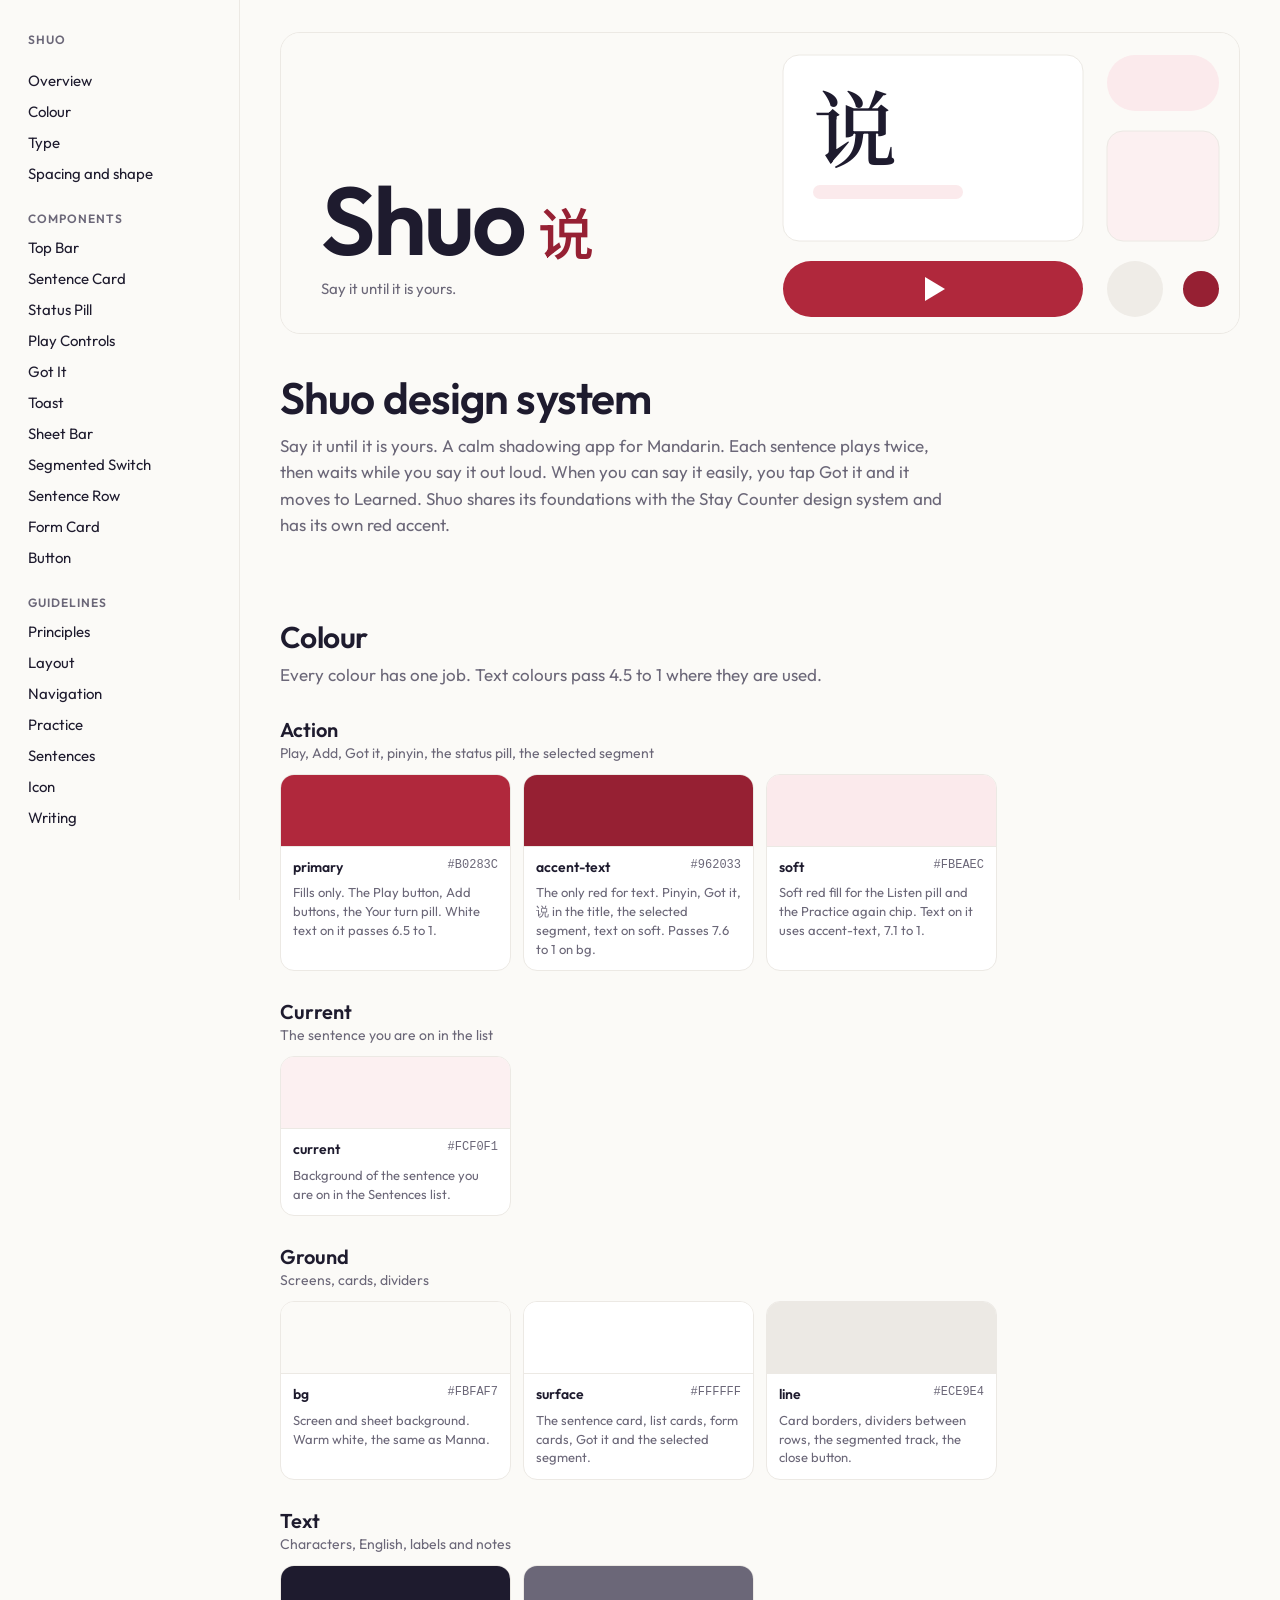
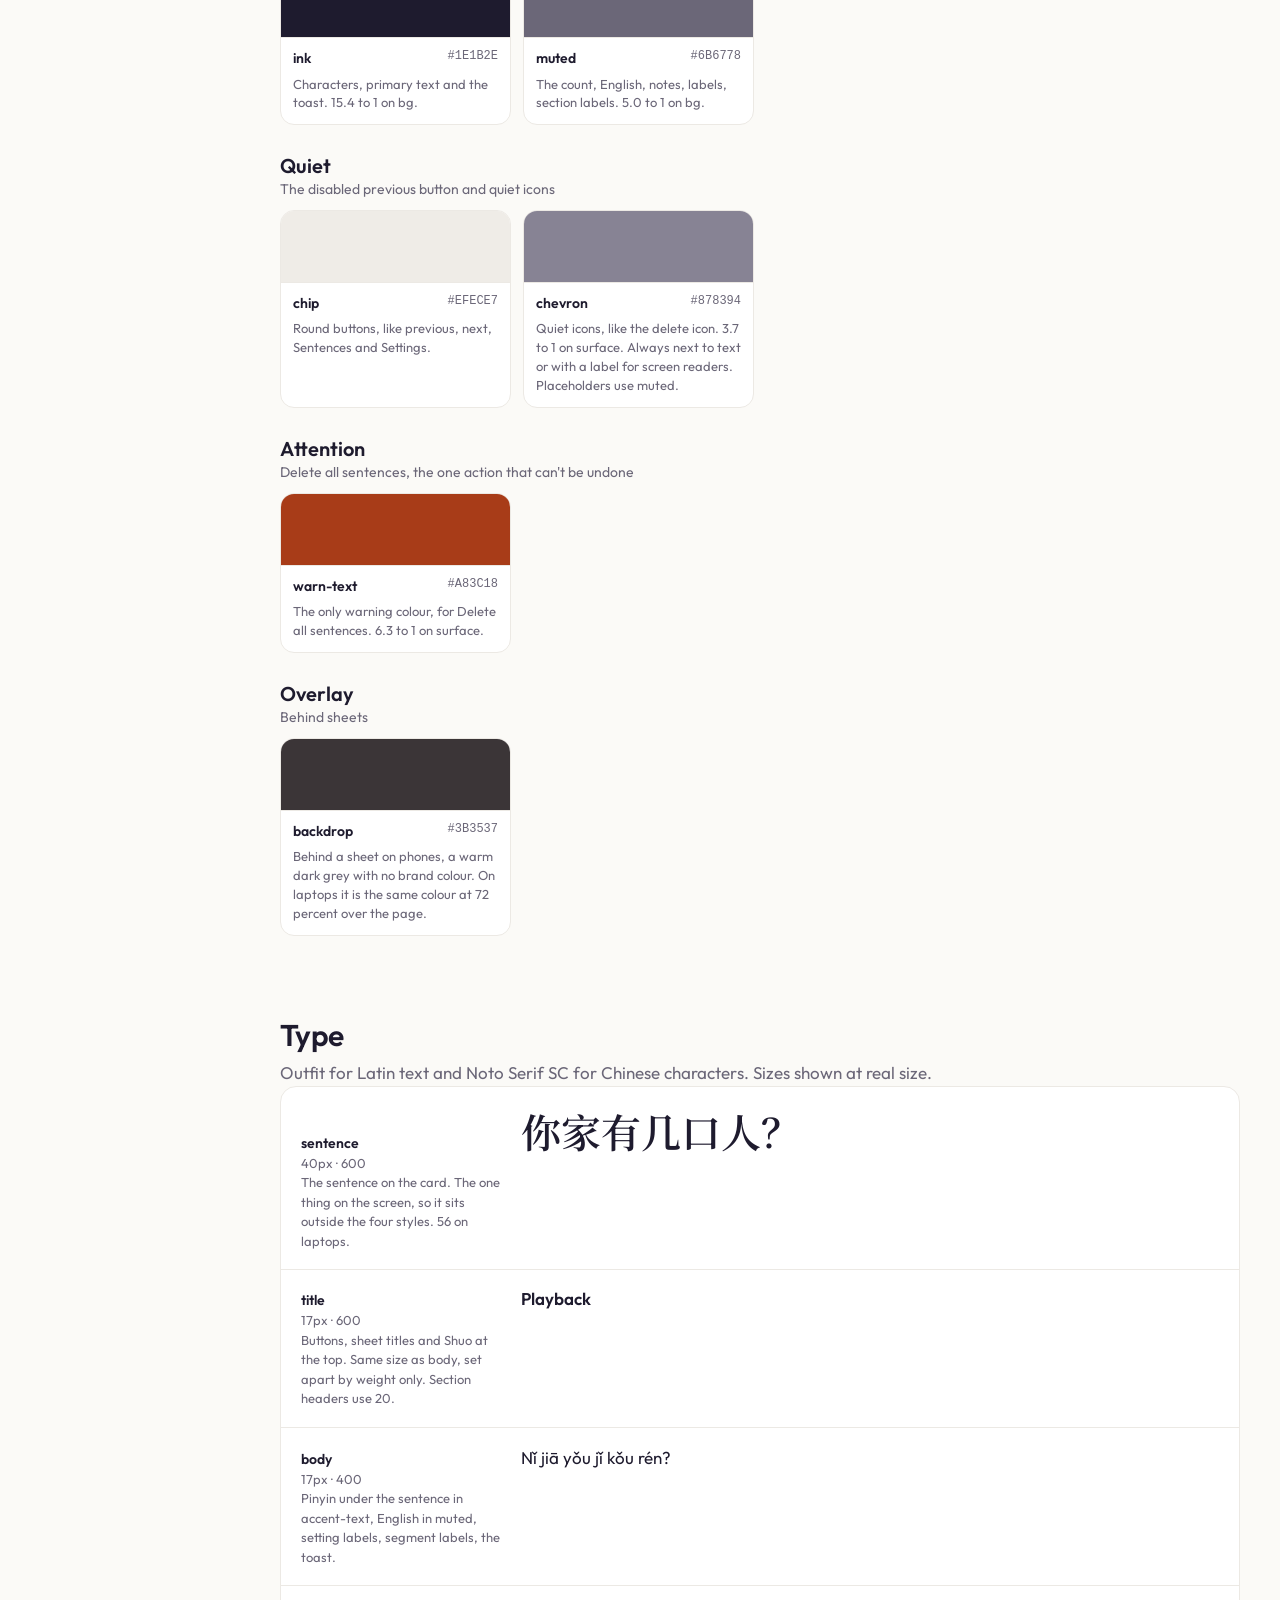
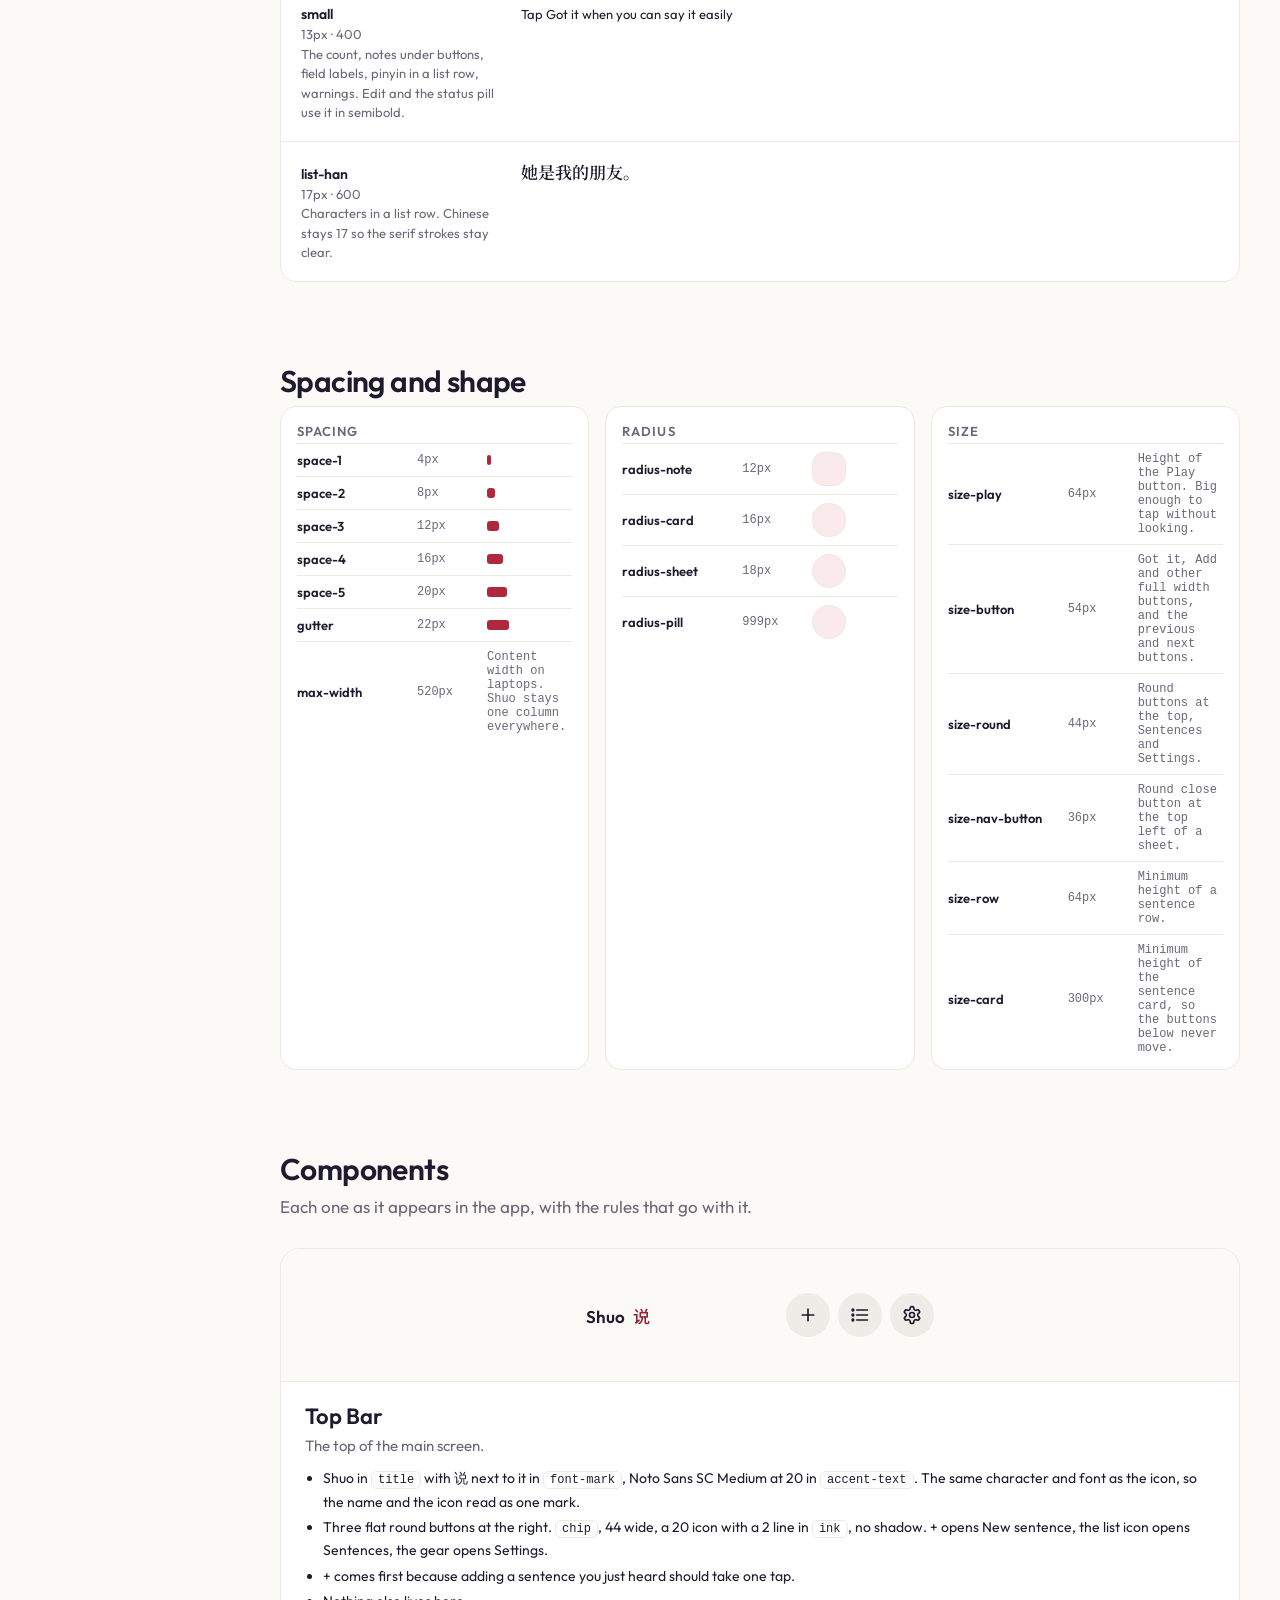
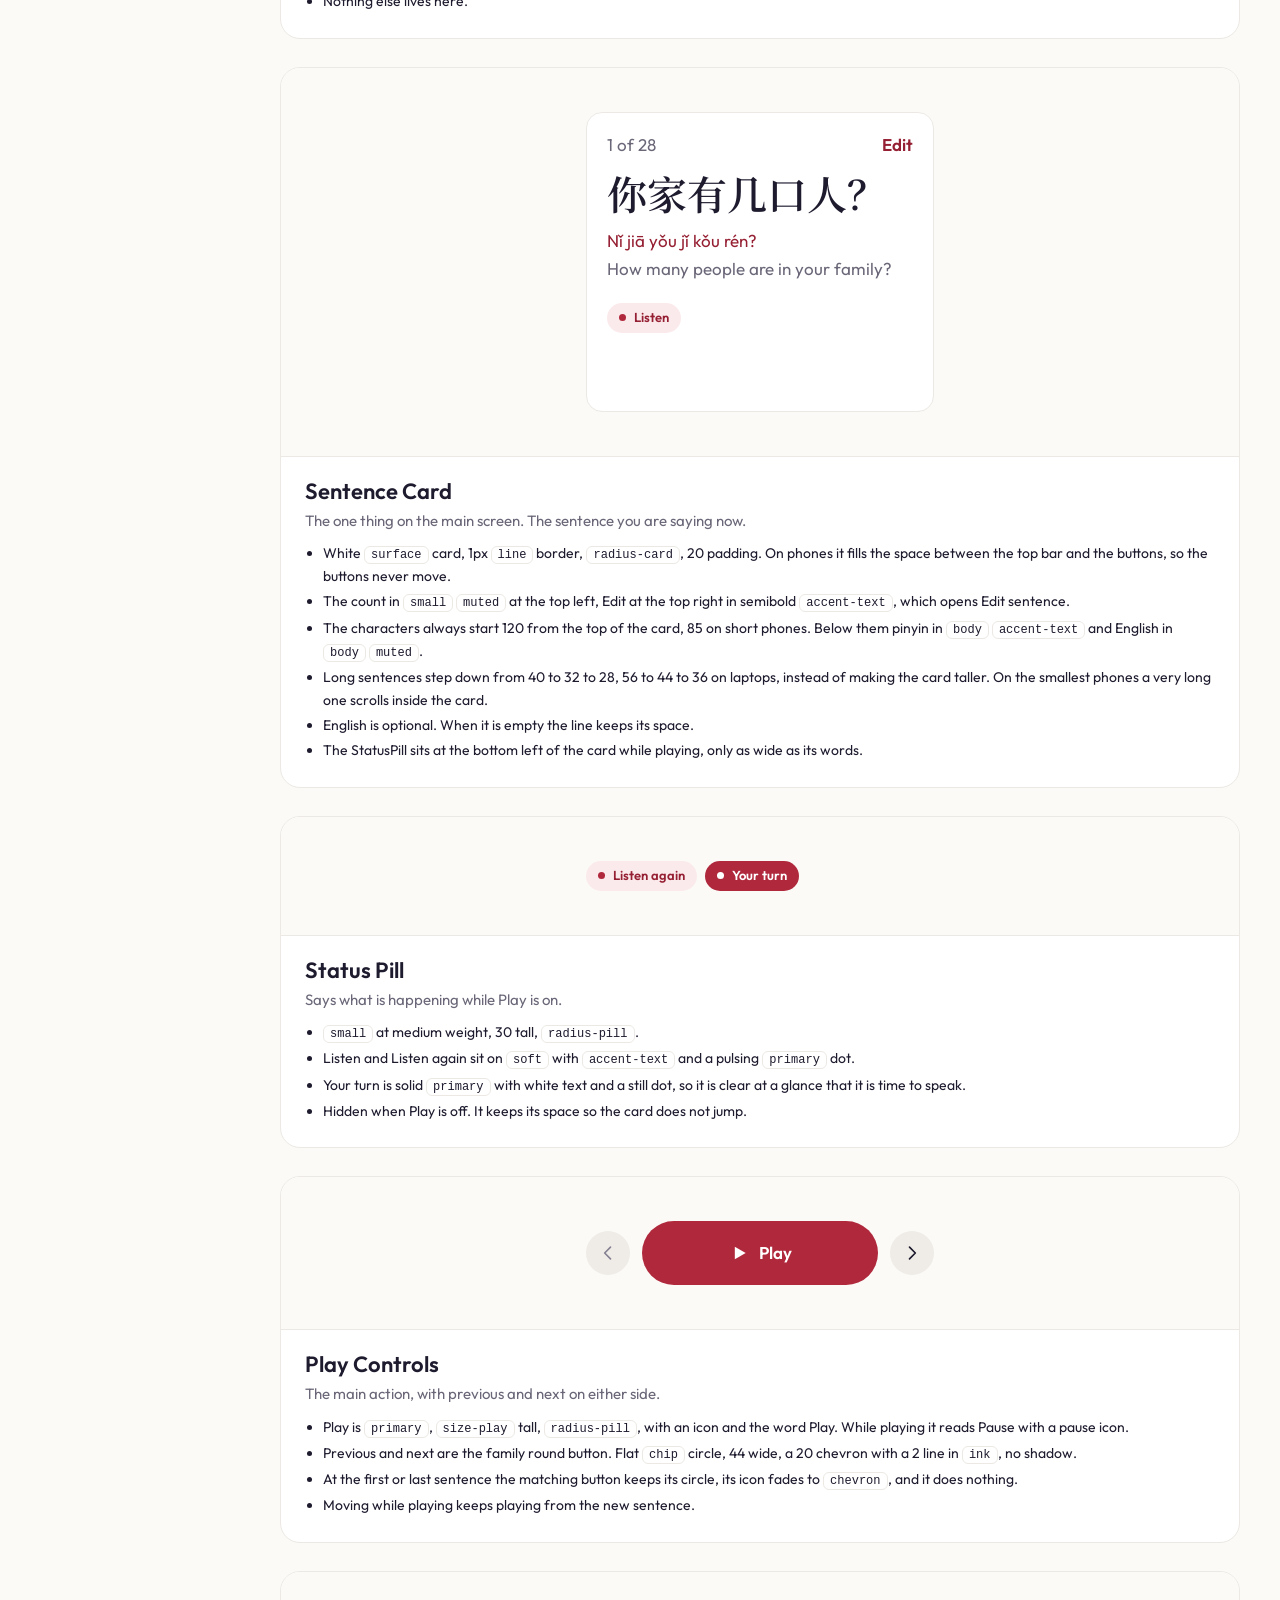
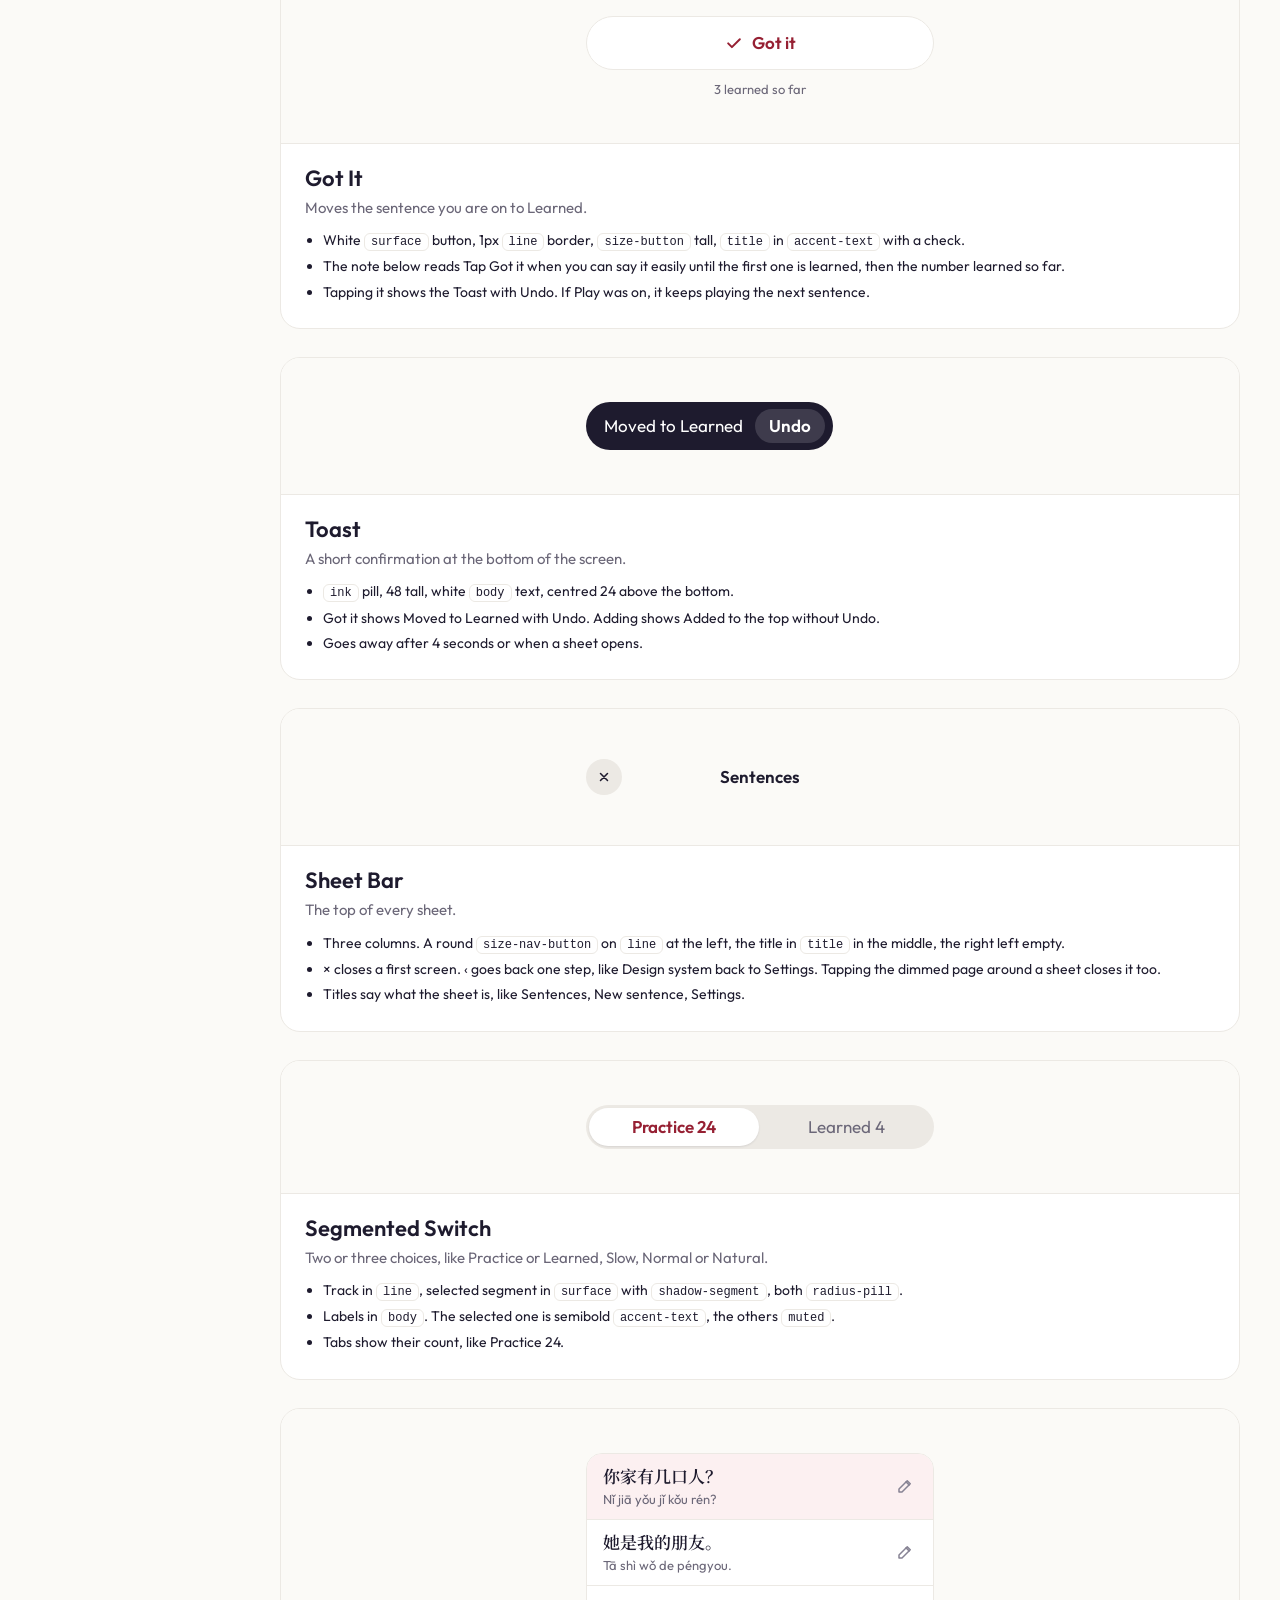
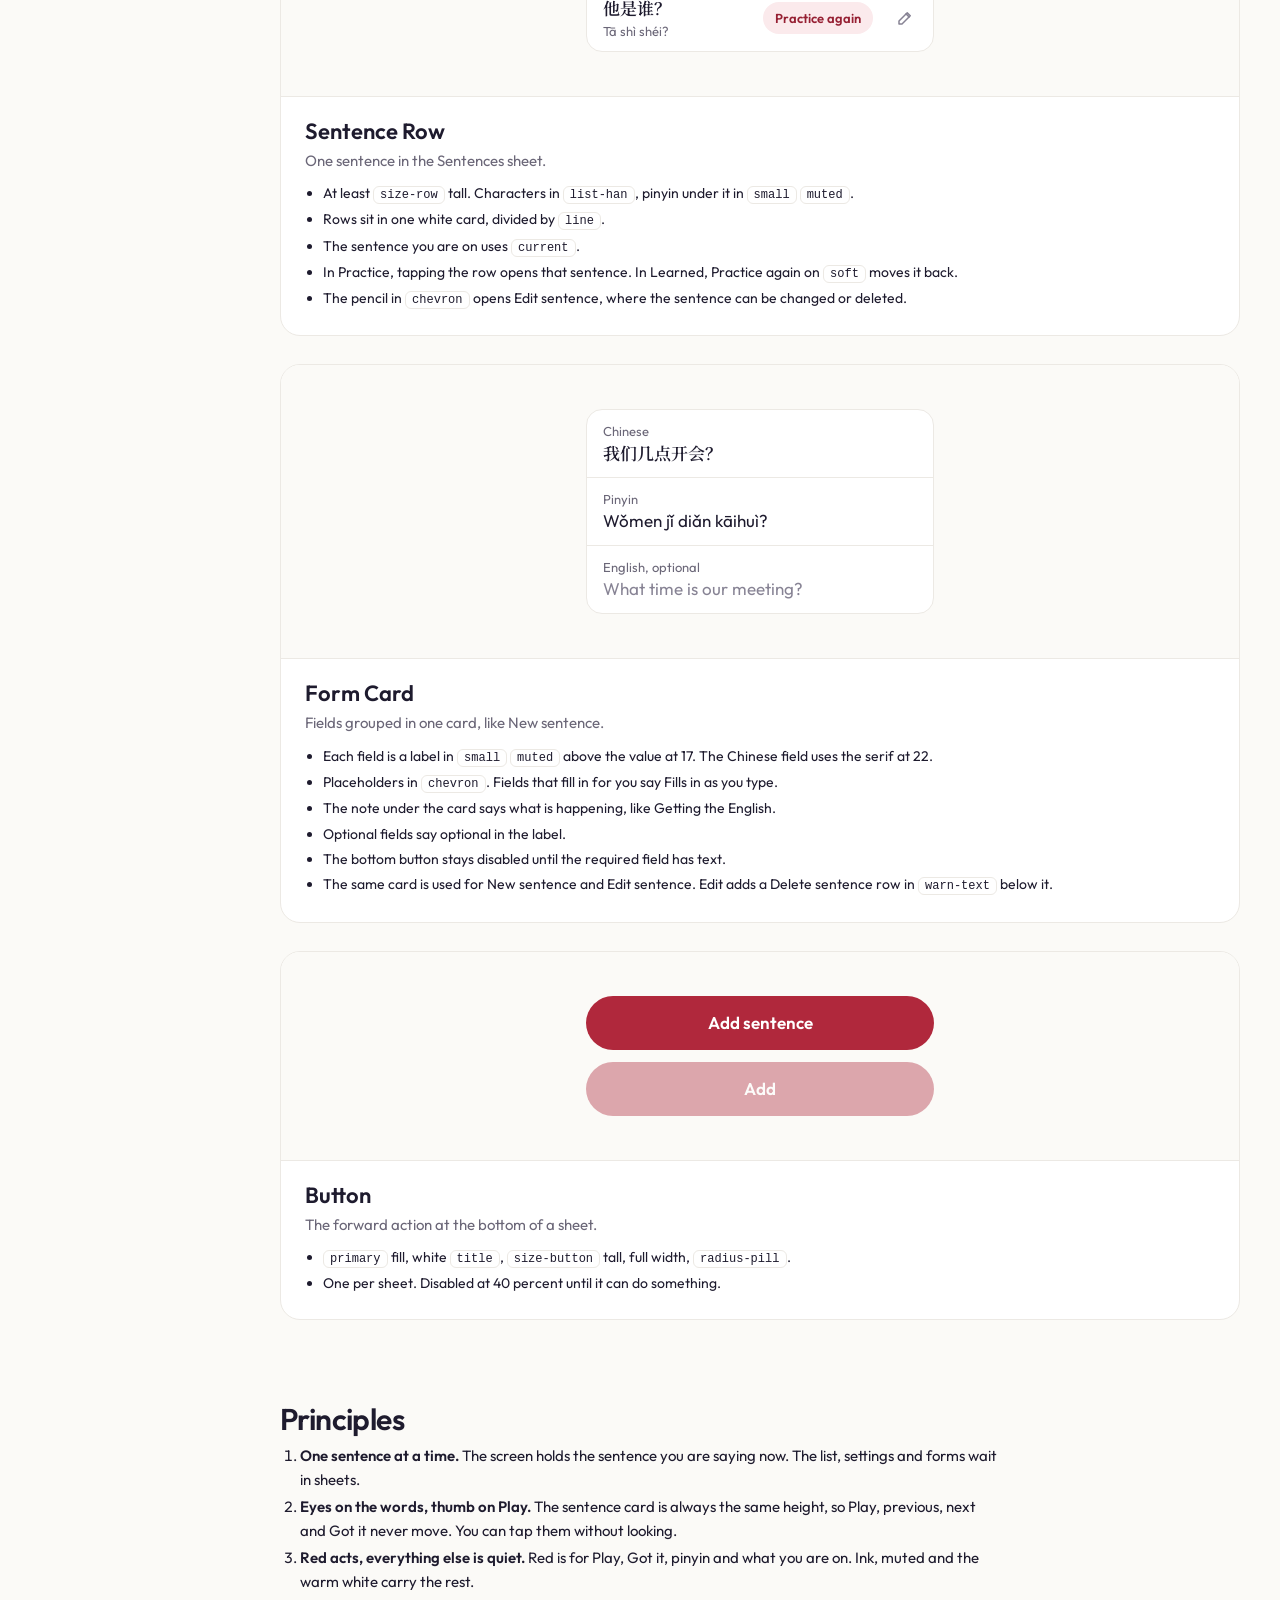
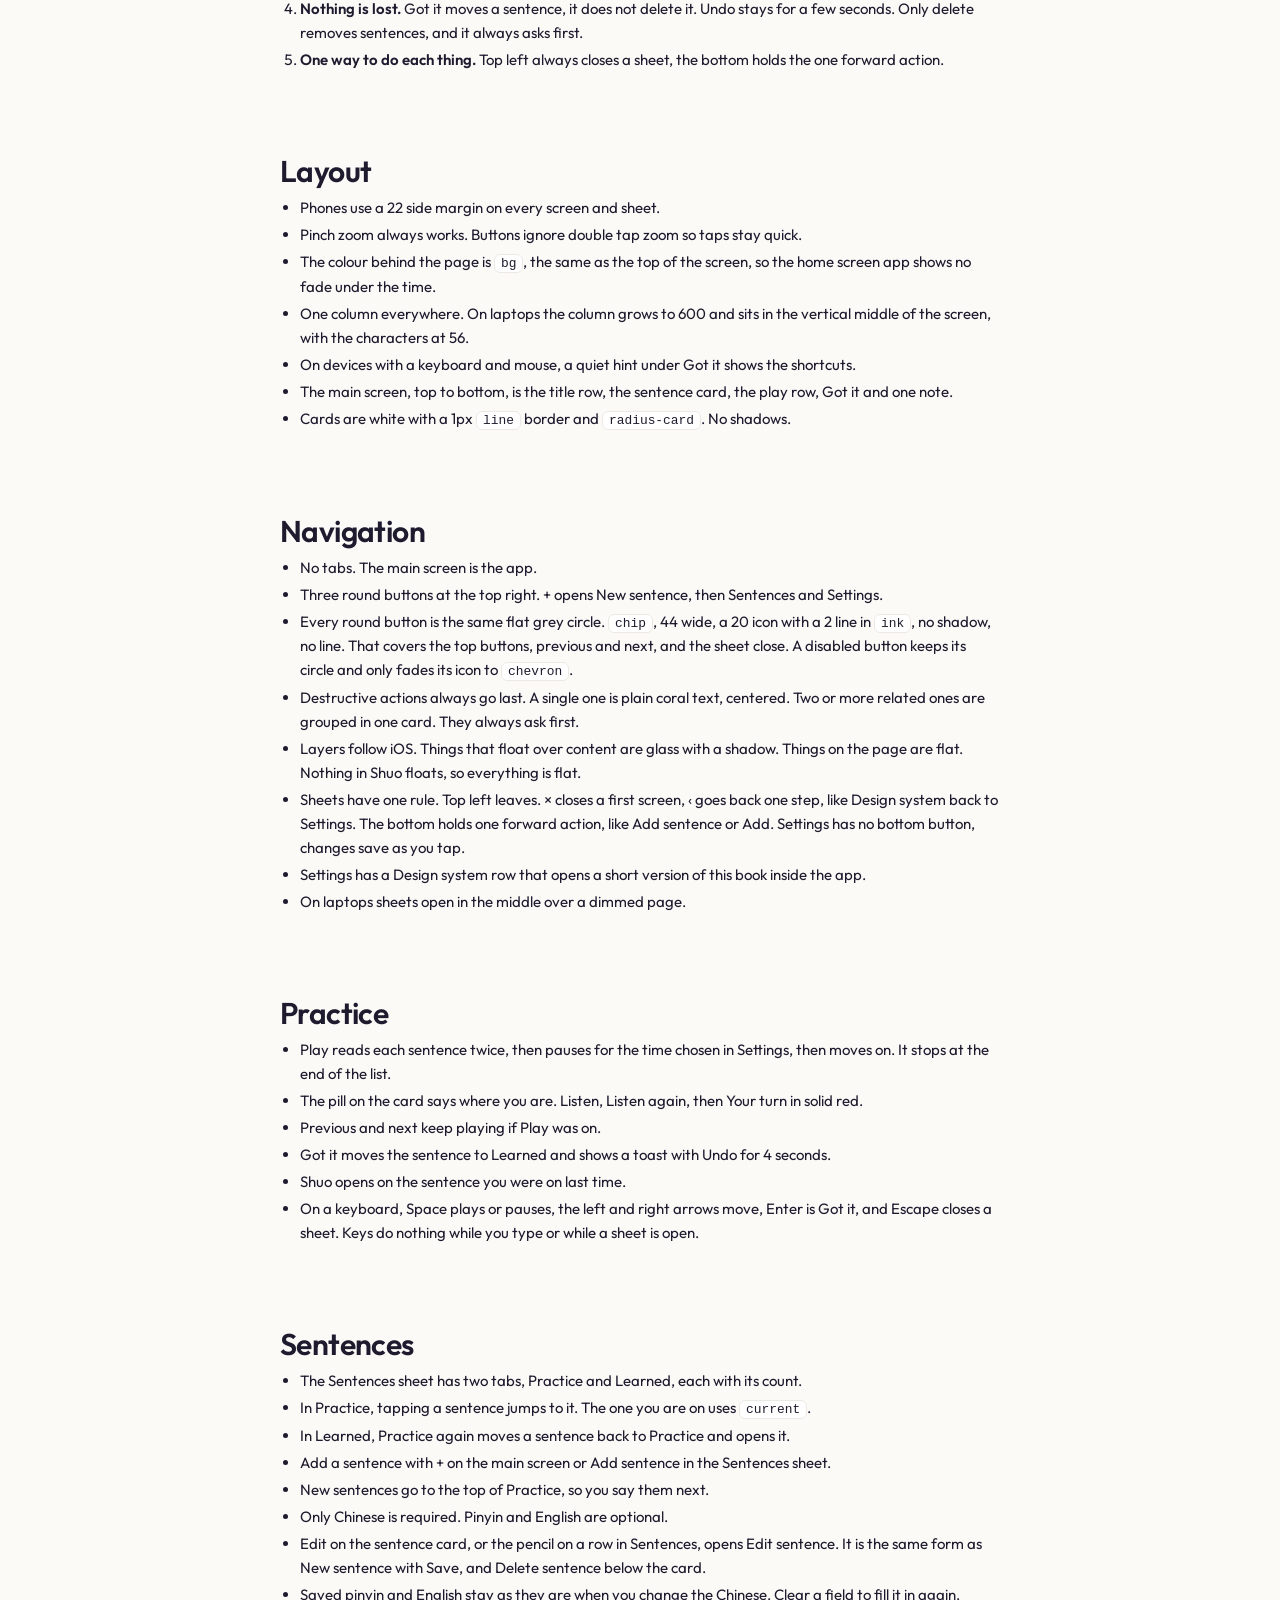
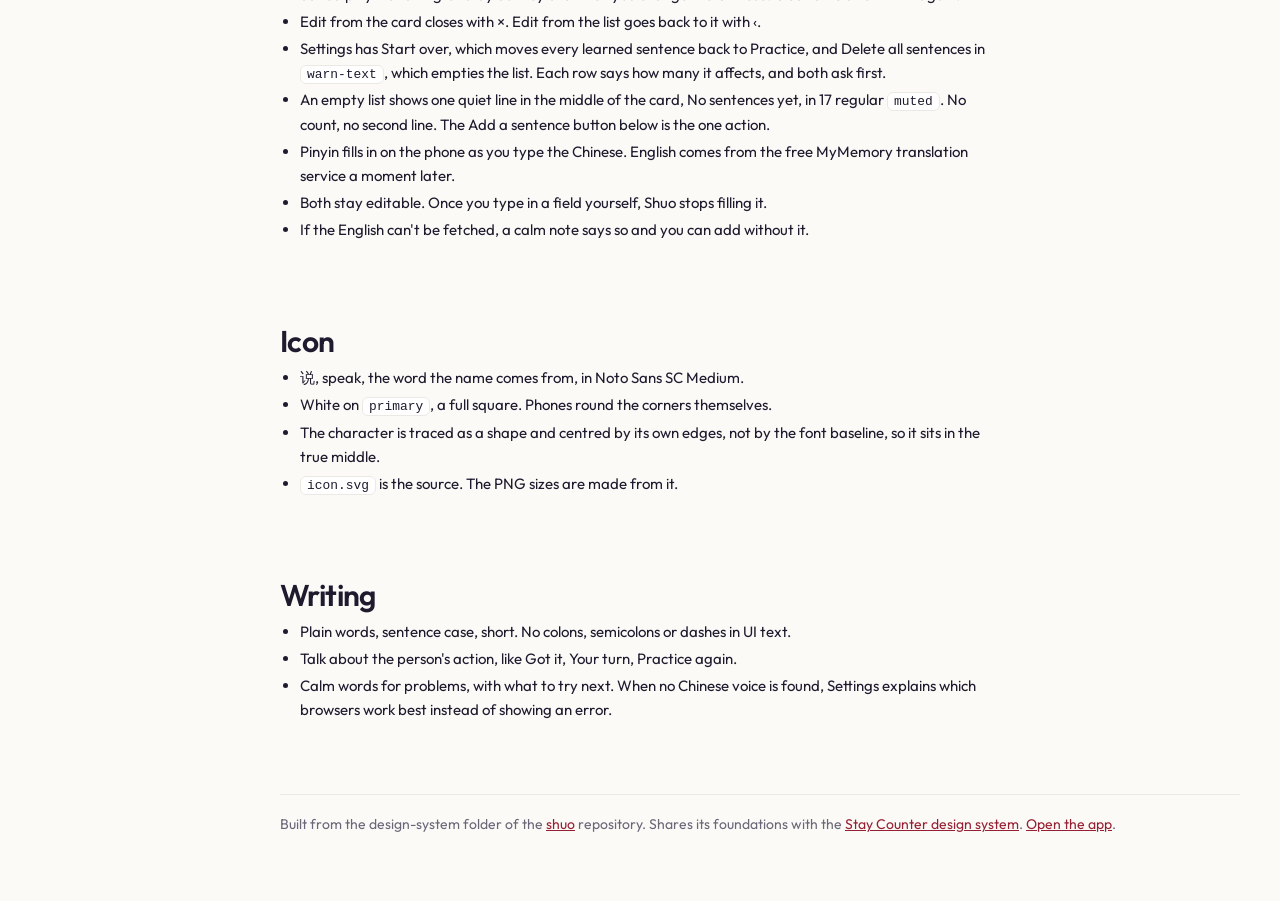
<file: design-system/index.html>
<!doctype html>
<html lang="en">
<head>
<meta charset="utf-8">
<meta name="viewport" content="width=device-width, initial-scale=1">
<title>Shuo design system</title>
<link rel="icon" type="image/svg+xml" href="../icon.svg">
<meta name="description" content="Colours, type, components and rules of Shuo, the Mandarin shadowing app.">
<link rel="stylesheet" href="https://fonts.googleapis.com/css2?family=Outfit:wght@400;500;600&family=Noto+Serif+SC:wght@600&family=Noto+Sans+SC:wght@500&display=swap">
<style>
:root {
  --primary: #B0283C;
  --accent-text: #962033;
  --soft: #FBEAEC;
  --current: #FCF0F1;
  --bg: #FBFAF7;
  --surface: #FFFFFF;
  --ink: #1E1B2E;
  --muted: #6B6778;
  --line: #ECE9E4;
  --chip: #EFECE7;
  --chevron: #878394;
  --warn-text: #A83C18;
  --backdrop: #3B3537;
  --space-1: 4px;
  --space-2: 8px;
  --space-3: 12px;
  --space-4: 16px;
  --space-5: 20px;
  --gutter: 22px;
  --max-width: 520px;
  --radius-note: 12px;
  --radius-card: 16px;
  --radius-sheet: 18px;
  --radius-pill: 999px;
  --shadow-segment: 0 1px 2px rgba(30,27,46,0.1);
  --size-play: 64px;
  --size-button: 54px;
  --size-round: 44px;
  --size-nav-button: 36px;
  --size-row: 64px;
  --size-card: 300px;
  --font-sans: Outfit, -apple-system, system-ui, sans-serif;
  --font-han: "Noto Serif SC", "Songti SC", "PingFang SC", serif;
  --font-mark: "Noto Sans SC", "PingFang SC", sans-serif;
}
.sentence { font-family: var(--font-han); font-size: 40px; line-height: 52px; font-weight: 600; }
.title { font-family: var(--font-sans); font-size: 17px; line-height: 22px; font-weight: 600; }
.body { font-family: var(--font-sans); font-size: 17px; line-height: 24px; font-weight: 400; }
.small { font-family: var(--font-sans); font-size: 13px; line-height: 19px; font-weight: 400; }
.list-han { font-family: var(--font-han); font-size: 17px; line-height: 24px; font-weight: 600; }

* { box-sizing: border-box; }
html { scroll-behavior: smooth; scroll-padding-top: 24px; }
body { margin: 0; background: var(--bg); color: var(--ink); font-family: var(--font-sans); -webkit-font-smoothing: antialiased; }
.layout { display: grid; grid-template-columns: 240px minmax(0, 1fr); max-width: 1280px; margin: 0 auto; }
aside { position: sticky; top: 0; height: 100vh; overflow-y: auto; padding: 32px 20px 32px 28px; border-right: 1px solid var(--line); }
aside > .brand { font-size: 12px; font-weight: 600; letter-spacing: .08em; text-transform: uppercase; color: var(--muted); margin-bottom: 18px; }
aside a { display: block; padding: 6px 10px; margin: 0 -10px; border-radius: 8px; color: var(--ink); text-decoration: none; font-size: 15px; }
aside a:hover { background: var(--surface); }
aside .label { font-size: 12px; font-weight: 600; letter-spacing: .08em; text-transform: uppercase; color: var(--muted); margin: 22px 0 6px; }
main { padding: 32px 40px 96px; min-width: 0; }
.cover { border-radius: 20px; overflow: hidden; border: 1px solid var(--line); background: var(--bg); }
.cover > .cv { width: 100% !important; }
h1 { font-size: 44px; font-weight: 600; letter-spacing: -.02em; margin: 36px 0 8px; }
h2.sec { font-size: 30px; font-weight: 600; letter-spacing: -.02em; margin: 72px 0 6px; padding-top: 8px; }
h3 { font-size: 20px; font-weight: 600; margin: 32px 0 8px; }
.lead { font-size: 17px; line-height: 1.55; color: var(--muted); max-width: 680px; margin: 0; }
.prose { max-width: 720px; font-size: 15px; line-height: 1.6; }
.prose p { margin: 0 0 10px; } .prose ul, .prose ol { margin: 0 0 14px; padding-left: 20px; } .prose li { margin: 3px 0; }
.prose h3 { font-size: 17px; margin: 22px 0 6px; } .prose b { font-weight: 600; }
code { font-family: ui-monospace, SFMono-Regular, Menlo, monospace; font-size: .86em; background: var(--surface); border: 1px solid var(--line); border-radius: 6px; padding: 1px 6px; }
.table { overflow-x: auto; margin: 6px 0 16px; border: 1px solid var(--line); border-radius: 14px; background: var(--surface); }
table { border-collapse: collapse; width: 100%; font-size: 14px; }
th, td { text-align: left; padding: 10px 14px; border-bottom: 1px solid var(--line); vertical-align: top; }
th { font-size: 12px; font-weight: 600; letter-spacing: .06em; text-transform: uppercase; color: var(--muted); }
tr:last-child td { border-bottom: 0; }
.group { margin-top: 28px; } .group h3 { margin: 0 0 2px; } .group .use { color: var(--muted); font-size: 14px; margin: 0 0 12px; }
.swatches { display: grid; grid-template-columns: repeat(auto-fill, minmax(200px, 1fr)); gap: 12px; }
.sw { background: var(--surface); border: 1px solid var(--line); border-radius: 14px; overflow: hidden; }
.sw .chip { height: 72px; border-bottom: 1px solid var(--line); }
.sw .meta { padding: 10px 12px 12px; font-size: 13px; line-height: 1.45; }
.sw .meta b { font-size: 14px; font-weight: 600; } .sw .meta span { color: var(--muted); float: right; font-family: ui-monospace, Menlo, monospace; font-size: 12px; }
.sw .meta p { color: var(--muted); margin: 6px 0 0; }
.specimens { background: var(--surface); border: 1px solid var(--line); border-radius: 16px; }
.spec { display: grid; grid-template-columns: 200px minmax(0, 1fr); gap: 20px; padding: 18px 20px; border-bottom: 1px solid var(--line); align-items: baseline; }
.spec:last-child { border-bottom: 0; }
.spec .info { font-size: 13px; color: var(--muted); line-height: 1.5; } .spec .info b { color: var(--ink); font-weight: 600; font-size: 14px; display: block; }
.spec .sample { min-width: 0; overflow-wrap: anywhere; }
.scales { display: grid; grid-template-columns: repeat(auto-fill, minmax(280px, 1fr)); gap: 16px; }
.scale { background: var(--surface); border: 1px solid var(--line); border-radius: 16px; padding: 6px 16px; }
.scale h3 { font-size: 13px; letter-spacing: .08em; text-transform: uppercase; color: var(--muted); margin: 10px 0 4px; }
.step { display: grid; grid-template-columns: 110px 60px minmax(0, 1fr); gap: 10px; align-items: center; padding: 8px 0; border-top: 1px solid var(--line); font-size: 13px; }
.step b { font-weight: 600; } .step .v { color: var(--muted); font-family: ui-monospace, Menlo, monospace; font-size: 12px; }
.bar { height: 10px; background: var(--primary); border-radius: 3px; } .box { width: 34px; height: 34px; background: var(--soft); border: 1px solid var(--line); }
.comp { margin-top: 28px; background: var(--surface); border: 1px solid var(--line); border-radius: 20px; overflow: hidden; }
.comp .stage { background: var(--bg); padding: 28px; border-bottom: 1px solid var(--line); overflow-x: auto; display: flex; justify-content: center; }
.comp .guide { padding: 20px 24px 22px; }
.comp .guide h3 { margin: 0 0 4px; font-size: 22px; } .comp .guide .lead { font-size: 15px; margin-bottom: 10px; }
.comp .guide ul { margin: 0; padding-left: 18px; font-size: 14px; line-height: 1.6; color: var(--ink); } .comp .guide li { margin: 3px 0; }
footer { margin-top: 72px; padding-top: 20px; border-top: 1px solid var(--line); font-size: 14px; color: var(--muted); }
footer a, .prose a { color: var(--accent-text); }
@media (max-width: 860px) {
  .layout { display: block; }
  aside { position: sticky; z-index: 5; height: auto; display: flex; gap: 6px; overflow-x: auto; padding: 10px 16px; background: var(--bg); border-right: 0; border-bottom: 1px solid var(--line); white-space: nowrap; }
  aside > .brand, aside .label { display: none; }
  aside a { margin: 0; padding: 6px 12px; border-radius: 999px; background: var(--surface); border: 1px solid var(--line); font-size: 14px; }
  main { padding: 20px 16px 72px; }
  h1 { font-size: 34px; } h2.sec { font-size: 26px; margin-top: 56px; }
  .spec { grid-template-columns: 1fr; gap: 6px; }
  .comp .stage { padding: 16px; justify-content: flex-start; }
  .cover .cv { height: 220px !important; } .cover .cv svg { display: none; } .cover .nm { font-size: 64px !important; } .cover .txt { left: 20px !important; bottom: 22px !important; }
}
</style>
</head>
<body>
<div class="layout">
<aside>
  <div class="brand">Shuo</div>
  <a href="#overview">Overview</a><a href="#colour">Colour</a><a href="#type">Type</a><a href="#scale">Spacing and shape</a>
  <div class="label">Components</div>
  <a href="#topbar">Top Bar</a><a href="#sentencecard">Sentence Card</a><a href="#statuspill">Status Pill</a><a href="#playcontrols">Play Controls</a><a href="#gotit">Got It</a><a href="#toast">Toast</a><a href="#sheetbar">Sheet Bar</a><a href="#segmentedswitch">Segmented Switch</a><a href="#sentencerow">Sentence Row</a><a href="#formcard">Form Card</a><a href="#button">Button</a>
  <div class="label">Guidelines</div>
  <a href="#principles">Principles</a><a href="#layout">Layout</a><a href="#navigation">Navigation</a><a href="#practice">Practice</a><a href="#sentences">Sentences</a><a href="#icon">Icon</a><a href="#writing">Writing</a>
</aside>
<main>
  <div class="cover" id="overview">

<style>
.cv{position:relative;width:960px;height:300px;background:var(--bg);overflow:hidden;font-family:var(--font-sans)}
.cv svg{position:absolute;left:480px;top:0}
.txt{position:absolute;left:40px;bottom:34px;max-width:440px}
.nm{font-size:96px;line-height:.95;font-weight:600;letter-spacing:-0.03em;color:var(--ink);margin:0}
.nm span{font-family:var(--font-mark);font-weight:500;font-size:56px;letter-spacing:0;color:var(--accent-text);margin-left:14px}
.tg{font-size:15px;line-height:20px;color:var(--muted);margin:14px 0 0}
</style>
<div class="cv">
<svg width="480" height="300" viewBox="0 0 480 300" aria-hidden="true">
<!-- one white sentence card with a big character, and the play pill below it, like the main screen -->
<rect x="22" y="22" width="300" height="186" rx="16" fill="var(--surface)" stroke="var(--line)"/>
<text x="52" y="128" font-size="84" font-family="Noto Serif SC, Songti SC, serif" font-weight="600" fill="var(--ink)">说</text>
<rect x="52" y="152" width="150" height="14" rx="7" fill="var(--soft)"/>
<rect x="22" y="228" width="300" height="56" rx="28" fill="var(--primary)"/>
<path d="M164 244v24l20-12z" fill="#fff"/>
<circle cx="374" cy="256" r="28" fill="var(--chip)"/>
<rect x="346" y="22" width="112" height="56" rx="28" fill="var(--soft)"/>
<rect x="346" y="98" width="112" height="110" rx="16" fill="var(--current)" stroke="var(--line)"/>
<circle cx="440" cy="256" r="18" fill="var(--accent-text)"/>
</svg>
<div class="txt"><p class="nm">Shuo<span>说</span></p><p class="tg">Say it until it is yours.</p></div>
</div>
</div>
  <h1>Shuo design system</h1>
  <div class="prose"><p class="lead">Say it until it is yours. A calm shadowing app for Mandarin. Each sentence plays twice, then waits while you say it out loud. When you can say it easily, you tap Got it and it moves to Learned. Shuo shares its foundations with the Stay Counter design system and has its own red accent.</p></div>

  <h2 class="sec" id="colour">Colour</h2>
  <p class="lead">Every colour has one job. Text colours pass 4.5 to 1 where they are used.</p>
  <div class="group"><h3>Action</h3><p class="use">Play, Add, Got it, pinyin, the status pill, the selected segment</p><div class="swatches"><div class="sw"><div class="chip" style="background:#B0283C"></div><div class="meta"><b>primary</b><span>#B0283C</span><p>Fills only. The Play button, Add buttons, the Your turn pill. White text on it passes 6.5 to 1.</p></div></div><div class="sw"><div class="chip" style="background:#962033"></div><div class="meta"><b>accent-text</b><span>#962033</span><p>The only red for text. Pinyin, Got it, 说 in the title, the selected segment, text on soft. Passes 7.6 to 1 on bg.</p></div></div><div class="sw"><div class="chip" style="background:#FBEAEC"></div><div class="meta"><b>soft</b><span>#FBEAEC</span><p>Soft red fill for the Listen pill and the Practice again chip. Text on it uses accent-text, 7.1 to 1.</p></div></div></div></div><div class="group"><h3>Current</h3><p class="use">The sentence you are on in the list</p><div class="swatches"><div class="sw"><div class="chip" style="background:#FCF0F1"></div><div class="meta"><b>current</b><span>#FCF0F1</span><p>Background of the sentence you are on in the Sentences list.</p></div></div></div></div><div class="group"><h3>Ground</h3><p class="use">Screens, cards, dividers</p><div class="swatches"><div class="sw"><div class="chip" style="background:#FBFAF7"></div><div class="meta"><b>bg</b><span>#FBFAF7</span><p>Screen and sheet background. Warm white, the same as Manna.</p></div></div><div class="sw"><div class="chip" style="background:#FFFFFF"></div><div class="meta"><b>surface</b><span>#FFFFFF</span><p>The sentence card, list cards, form cards, Got it and the selected segment.</p></div></div><div class="sw"><div class="chip" style="background:#ECE9E4"></div><div class="meta"><b>line</b><span>#ECE9E4</span><p>Card borders, dividers between rows, the segmented track, the close button.</p></div></div></div></div><div class="group"><h3>Text</h3><p class="use">Characters, English, labels and notes</p><div class="swatches"><div class="sw"><div class="chip" style="background:#1E1B2E"></div><div class="meta"><b>ink</b><span>#1E1B2E</span><p>Characters, primary text and the toast. 15.4 to 1 on bg.</p></div></div><div class="sw"><div class="chip" style="background:#6B6778"></div><div class="meta"><b>muted</b><span>#6B6778</span><p>The count, English, notes, labels, section labels. 5.0 to 1 on bg.</p></div></div></div></div><div class="group"><h3>Quiet</h3><p class="use">The disabled previous button and quiet icons</p><div class="swatches"><div class="sw"><div class="chip" style="background:#EFECE7"></div><div class="meta"><b>chip</b><span>#EFECE7</span><p>Round buttons, like previous, next, Sentences and Settings.</p></div></div><div class="sw"><div class="chip" style="background:#878394"></div><div class="meta"><b>chevron</b><span>#878394</span><p>Quiet icons, like the delete icon. 3.7 to 1 on surface. Always next to text or with a label for screen readers. Placeholders use muted.</p></div></div></div></div><div class="group"><h3>Attention</h3><p class="use">Delete all sentences, the one action that can't be undone</p><div class="swatches"><div class="sw"><div class="chip" style="background:#A83C18"></div><div class="meta"><b>warn-text</b><span>#A83C18</span><p>The only warning colour, for Delete all sentences. 6.3 to 1 on surface.</p></div></div></div></div><div class="group"><h3>Overlay</h3><p class="use">Behind sheets</p><div class="swatches"><div class="sw"><div class="chip" style="background:#3B3537"></div><div class="meta"><b>backdrop</b><span>#3B3537</span><p>Behind a sheet on phones, a warm dark grey with no brand colour. On laptops it is the same colour at 72 percent over the page.</p></div></div></div></div>

  <h2 class="sec" id="type">Type</h2>
  <p class="lead">Outfit for Latin text and Noto Serif SC for Chinese characters. Sizes shown at real size.</p>
  <div class="specimens"><div class="spec"><div class="info"><b>sentence</b>40px · 600<br>The sentence on the card. The one thing on the screen, so it sits outside the four styles. 56 on laptops.</div><div class="sample sentence">你家有几口人？</div></div><div class="spec"><div class="info"><b>title</b>17px · 600<br>Buttons, sheet titles and Shuo at the top. Same size as body, set apart by weight only. Section headers use 20.</div><div class="sample title">Playback</div></div><div class="spec"><div class="info"><b>body</b>17px · 400<br>Pinyin under the sentence in accent-text, English in muted, setting labels, segment labels, the toast.</div><div class="sample body">Nǐ jiā yǒu jǐ kǒu rén?</div></div><div class="spec"><div class="info"><b>small</b>13px · 400<br>The count, notes under buttons, field labels, pinyin in a list row, warnings. Edit and the status pill use it in semibold.</div><div class="sample small">Tap Got it when you can say it easily</div></div><div class="spec"><div class="info"><b>list-han</b>17px · 600<br>Characters in a list row. Chinese stays 17 so the serif strokes stay clear.</div><div class="sample list-han">她是我的朋友。</div></div></div>

  <h2 class="sec" id="scale">Spacing and shape</h2>
  <div class="scales">
    <div class="scale"><h3>Spacing</h3><div class="step"><b>space-1</b><span class="v">4px</span><div class="bar" style="width:4px"></div></div><div class="step"><b>space-2</b><span class="v">8px</span><div class="bar" style="width:8px"></div></div><div class="step"><b>space-3</b><span class="v">12px</span><div class="bar" style="width:12px"></div></div><div class="step"><b>space-4</b><span class="v">16px</span><div class="bar" style="width:16px"></div></div><div class="step"><b>space-5</b><span class="v">20px</span><div class="bar" style="width:20px"></div></div><div class="step"><b>gutter</b><span class="v">22px</span><div class="bar" style="width:22px"></div></div><div class="step"><b>max-width</b><span class="v">520px</span><span class="v">Content width on laptops. Shuo stays one column everywhere.</span></div></div>
    <div class="scale"><h3>Radius</h3><div class="step"><b>radius-note</b><span class="v">12px</span><div class="box" style="border-radius:12px"></div></div><div class="step"><b>radius-card</b><span class="v">16px</span><div class="box" style="border-radius:16px"></div></div><div class="step"><b>radius-sheet</b><span class="v">18px</span><div class="box" style="border-radius:18px"></div></div><div class="step"><b>radius-pill</b><span class="v">999px</span><div class="box" style="border-radius:999px"></div></div></div>
    <div class="scale"><h3>Size</h3><div class="step"><b>size-play</b><span class="v">64px</span><span class="v">Height of the Play button. Big enough to tap without looking.</span></div><div class="step"><b>size-button</b><span class="v">54px</span><span class="v">Got it, Add and other full width buttons, and the previous and next buttons.</span></div><div class="step"><b>size-round</b><span class="v">44px</span><span class="v">Round buttons at the top, Sentences and Settings.</span></div><div class="step"><b>size-nav-button</b><span class="v">36px</span><span class="v">Round close button at the top left of a sheet.</span></div><div class="step"><b>size-row</b><span class="v">64px</span><span class="v">Minimum height of a sentence row.</span></div><div class="step"><b>size-card</b><span class="v">300px</span><span class="v">Minimum height of the sentence card, so the buttons below never move.</span></div></div>
  </div>

  <h2 class="sec" id="components">Components</h2>
  <p class="lead">Each one as it appears in the app, with the rules that go with it.</p>
  <section class="comp" id="topbar"><div class="stage">

<div style="font-family:var(--font-sans);background:var(--bg);color:var(--ink);padding:16px;max-width:380px;width:100%">
<div style="display:flex;align-items:center;justify-content:space-between;height:44px">
<div style="display:flex;align-items:baseline;gap:8px"><b class="title">Shuo</b><span style="font-family:var(--font-mark);font-weight:500;font-size:17px;color:var(--accent-text)">说</span></div>
<div style="display:flex;gap:8px"><button type="button" aria-label="Add sentence" style="width:44px;height:44px;border-radius:999px;border:0;background:var(--chip);color:var(--ink);display:flex;align-items:center;justify-content:center"><svg width="20" height="20" viewBox="0 0 24 24" fill="none" stroke="currentColor" stroke-width="2" stroke-linecap="round"><path d="M12 5v14M5 12h14"/></svg></button><button type="button" aria-label="Sentences" style="width:44px;height:44px;border-radius:999px;border:0;background:var(--chip);color:var(--ink);display:flex;align-items:center;justify-content:center"><svg width="20" height="20" viewBox="0 0 24 24" fill="none" stroke="currentColor" stroke-width="2" stroke-linecap="round"><path d="M8 6h13M8 12h13M8 18h13"/><circle cx="3.5" cy="6" r="1" fill="currentColor"/><circle cx="3.5" cy="12" r="1" fill="currentColor"/><circle cx="3.5" cy="18" r="1" fill="currentColor"/></svg></button><button type="button" aria-label="Settings" style="width:44px;height:44px;border-radius:999px;border:0;background:var(--chip);color:var(--ink);display:flex;align-items:center;justify-content:center"><svg width="20" height="20" viewBox="0 0 24 24" fill="none" stroke="currentColor" stroke-width="2" stroke-linecap="round"><path d="M12.22 2h-.44a2 2 0 0 0-2 2v.18a2 2 0 0 1-1 1.73l-.43.25a2 2 0 0 1-2 0l-.15-.08a2 2 0 0 0-2.73.73l-.22.38a2 2 0 0 0 .73 2.73l.15.1a2 2 0 0 1 1 1.72v.51a2 2 0 0 1-1 1.74l-.15.09a2 2 0 0 0-.73 2.73l.22.38a2 2 0 0 0 2.73.73l.15-.08a2 2 0 0 1 2 0l.43.25a2 2 0 0 1 1 1.73V20a2 2 0 0 0 2 2h.44a2 2 0 0 0 2-2v-.18a2 2 0 0 1 1-1.73l.43-.25a2 2 0 0 1 2 0l.15.08a2 2 0 0 0 2.73-.73l.22-.39a2 2 0 0 0-.73-2.73l-.15-.08a2 2 0 0 1-1-1.74v-.5a2 2 0 0 1 1-1.74l.15-.09a2 2 0 0 0 .73-2.73l-.22-.38a2 2 0 0 0-2.73-.73l-.15.08a2 2 0 0 1-2 0l-.43-.25a2 2 0 0 1-1-1.73V4a2 2 0 0 0-2-2z"/><circle cx="12" cy="12" r="3"/></svg></button></div>
</div></div>
</div><div class="guide"><h3>Top Bar</h3><p class="lead">The top of the main screen.</p><ul><li>Shuo in <code>title</code> with 说 next to it in <code>font-mark</code>, Noto Sans SC Medium at 20 in <code>accent-text</code>. The same character and font as the icon, so the name and the icon read as one mark.</li><li>Three flat round buttons at the right. <code>chip</code>, 44 wide, a 20 icon with a 2 line in <code>ink</code>, no shadow. + opens New sentence, the list icon opens Sentences, the gear opens Settings.</li><li>+ comes first because adding a sentence you just heard should take one tap.</li><li>Nothing else lives here.</li></ul></div></section>
<section class="comp" id="sentencecard"><div class="stage">

<div style="font-family:var(--font-sans);background:var(--bg);color:var(--ink);padding:16px;max-width:380px;width:100%">
<div style="background:var(--surface);border:1px solid var(--line);border-radius:16px;padding:20px;min-height:300px">
<div style="display:flex;justify-content:space-between"><div class="body" style="color:var(--muted)">1 of 28</div><div class="body" style="font-weight:600;color:var(--accent-text)">Edit</div></div>
<div class="sentence" style="margin-top:10px">你家有几口人？</div>
<div class="body" style="margin-top:10px;color:var(--accent-text)">Nǐ jiā yǒu jǐ kǒu rén?</div>
<div class="body" style="margin-top:4px;color:var(--muted)">How many people are in your family?</div>
<div class="small" style="margin-top:22px;height:30px;display:inline-flex;align-items:center;gap:8px;padding:0 12px;border-radius:999px;background:var(--soft);color:var(--accent-text);font-weight:600"><i style="width:7px;height:7px;border-radius:99px;background:var(--primary)"></i>Listen</div>
</div></div>
</div><div class="guide"><h3>Sentence Card</h3><p class="lead">The one thing on the main screen. The sentence you are saying now.</p><ul><li>White <code>surface</code> card, 1px <code>line</code> border, <code>radius-card</code>, 20 padding. On phones it fills the space between the top bar and the buttons, so the buttons never move.</li><li>The count in <code>small</code> <code>muted</code> at the top left, Edit at the top right in semibold <code>accent-text</code>, which opens Edit sentence.</li><li>The characters always start 120 from the top of the card, 85 on short phones. Below them pinyin in <code>body</code> <code>accent-text</code> and English in <code>body</code> <code>muted</code>.</li><li>Long sentences step down from 40 to 32 to 28, 56 to 44 to 36 on laptops, instead of making the card taller. On the smallest phones a very long one scrolls inside the card.</li><li>English is optional. When it is empty the line keeps its space.</li><li>The StatusPill sits at the bottom left of the card while playing, only as wide as its words.</li></ul></div></section>
<section class="comp" id="statuspill"><div class="stage">

<div style="font-family:var(--font-sans);background:var(--bg);color:var(--ink);padding:16px;max-width:380px;width:100%">
<div style="display:flex;gap:8px">
<div class="small" style="height:30px;display:inline-flex;align-items:center;gap:8px;padding:0 12px;border-radius:999px;background:var(--soft);color:var(--accent-text);font-weight:600"><i style="width:7px;height:7px;border-radius:99px;background:var(--primary)"></i>Listen again</div>
<div class="small" style="height:30px;display:inline-flex;align-items:center;gap:8px;padding:0 12px;border-radius:999px;background:var(--primary);color:#fff;font-weight:600"><i style="width:7px;height:7px;border-radius:99px;background:#fff"></i>Your turn</div>
</div></div>
</div><div class="guide"><h3>Status Pill</h3><p class="lead">Says what is happening while Play is on.</p><ul><li><code>small</code> at medium weight, 30 tall, <code>radius-pill</code>.</li><li>Listen and Listen again sit on <code>soft</code> with <code>accent-text</code> and a pulsing <code>primary</code> dot.</li><li>Your turn is solid <code>primary</code> with white text and a still dot, so it is clear at a glance that it is time to speak.</li><li>Hidden when Play is off. It keeps its space so the card does not jump.</li></ul></div></section>
<section class="comp" id="playcontrols"><div class="stage">

<div style="font-family:var(--font-sans);background:var(--bg);color:var(--ink);padding:16px;max-width:380px;width:100%">
<div style="display:grid;grid-template-columns:44px 1fr 44px;gap:12px;align-items:center">
<button type="button" disabled aria-label="Previous" style="width:44px;height:44px;border-radius:999px;border:0;background:var(--chip);color:var(--chevron);display:flex;align-items:center;justify-content:center"><svg width="20" height="20" viewBox="0 0 24 24" fill="none" stroke="currentColor" stroke-width="2" stroke-linecap="round" stroke-linejoin="round"><path d="M15 5l-7 7 7 7"/></svg></button>
<button type="button" class="title" style="height:64px;border:0;border-radius:999px;background:var(--primary);color:#fff;display:flex;align-items:center;justify-content:center;gap:10px;font-family:var(--font-sans)"><svg width="20" height="20" viewBox="0 0 24 24" fill="currentColor"><path d="M7 4.5v15l13-7.5z"/></svg>Play</button>
<button type="button" aria-label="Next" style="width:44px;height:44px;border-radius:999px;border:0;background:var(--chip);color:var(--ink);display:flex;align-items:center;justify-content:center"><svg width="20" height="20" viewBox="0 0 24 24" fill="none" stroke="currentColor" stroke-width="2" stroke-linecap="round" stroke-linejoin="round"><path d="M9 5l7 7-7 7"/></svg></button>
</div></div>
</div><div class="guide"><h3>Play Controls</h3><p class="lead">The main action, with previous and next on either side.</p><ul><li>Play is <code>primary</code>, <code>size-play</code> tall, <code>radius-pill</code>, with an icon and the word Play. While playing it reads Pause with a pause icon.</li><li>Previous and next are the family round button. Flat <code>chip</code> circle, 44 wide, a 20 chevron with a 2 line in <code>ink</code>, no shadow.</li><li>At the first or last sentence the matching button keeps its circle, its icon fades to <code>chevron</code>, and it does nothing.</li><li>Moving while playing keeps playing from the new sentence.</li></ul></div></section>
<section class="comp" id="gotit"><div class="stage">

<div style="font-family:var(--font-sans);background:var(--bg);color:var(--ink);padding:16px;max-width:380px;width:100%">
<button type="button" class="title" style="width:100%;height:54px;border-radius:999px;border:1px solid var(--line);background:var(--surface);color:var(--accent-text);display:flex;align-items:center;justify-content:center;gap:8px;font-family:var(--font-sans)"><svg width="20" height="20" viewBox="0 0 24 24" fill="none" stroke="currentColor" stroke-width="2.4" stroke-linecap="round" stroke-linejoin="round"><path d="M5 12.5l4.5 4.5L19 7.5"/></svg>Got it</button>
<div class="small" style="margin-top:10px;text-align:center;color:var(--muted)">3 learned so far</div>
</div>
</div><div class="guide"><h3>Got It</h3><p class="lead">Moves the sentence you are on to Learned.</p><ul><li>White <code>surface</code> button, 1px <code>line</code> border, <code>size-button</code> tall, <code>title</code> in <code>accent-text</code> with a check.</li><li>The note below reads Tap Got it when you can say it easily until the first one is learned, then the number learned so far.</li><li>Tapping it shows the Toast with Undo. If Play was on, it keeps playing the next sentence.</li></ul></div></section>
<section class="comp" id="toast"><div class="stage">

<div style="font-family:var(--font-sans);background:var(--bg);color:var(--ink);padding:16px;max-width:380px;width:100%">
<div class="body" style="display:inline-flex;align-items:center;gap:12px;height:48px;padding:0 8px 0 18px;border-radius:999px;background:var(--ink);color:#fff">Moved to Learned<button type="button" class="body" style="border:0;background:rgba(255,255,255,0.14);color:#fff;border-radius:999px;height:34px;padding:0 14px;font-weight:600;font-family:var(--font-sans)">Undo</button></div>
</div>
</div><div class="guide"><h3>Toast</h3><p class="lead">A short confirmation at the bottom of the screen.</p><ul><li><code>ink</code> pill, 48 tall, white <code>body</code> text, centred 24 above the bottom.</li><li>Got it shows Moved to Learned with Undo. Adding shows Added to the top without Undo.</li><li>Goes away after 4 seconds or when a sheet opens.</li></ul></div></section>
<section class="comp" id="sheetbar"><div class="stage">

<div style="font-family:var(--font-sans);background:var(--bg);color:var(--ink);padding:16px;max-width:380px;width:100%">
<div class="title" style="height:48px;display:grid;grid-template-columns:48px 1fr 48px;align-items:center">
<button type="button" aria-label="Close" style="width:36px;height:36px;border-radius:999px;border:0;background:var(--line);color:var(--ink);display:flex;align-items:center;justify-content:center"><svg width="14" height="14" viewBox="0 0 24 24" fill="none" stroke="currentColor" stroke-width="2.6" stroke-linecap="round"><path d="M6 6l12 12M18 6L6 18"/></svg></button>
<div style="text-align:center">Sentences</div><div></div>
</div></div>
</div><div class="guide"><h3>Sheet Bar</h3><p class="lead">The top of every sheet.</p><ul><li>Three columns. A round <code>size-nav-button</code> on <code>line</code> at the left, the title in <code>title</code> in the middle, the right left empty.</li><li>× closes a first screen. ‹ goes back one step, like Design system back to Settings. Tapping the dimmed page around a sheet closes it too.</li><li>Titles say what the sheet is, like Sentences, New sentence, Settings.</li></ul></div></section>
<section class="comp" id="segmentedswitch"><div class="stage">

<div style="font-family:var(--font-sans);background:var(--bg);color:var(--ink);padding:16px;max-width:380px;width:100%">
<div style="display:grid;grid-template-columns:1fr 1fr;gap:2px;padding:3px;background:var(--line);border-radius:999px">
<button type="button" class="body" style="height:38px;border:0;border-radius:999px;background:var(--surface);box-shadow:var(--shadow-segment);font-weight:600;color:var(--accent-text);font-family:var(--font-sans)">Practice 24</button>
<button type="button" class="body" style="height:38px;border:0;border-radius:999px;background:transparent;color:var(--muted);font-family:var(--font-sans)">Learned 4</button>
</div></div>
</div><div class="guide"><h3>Segmented Switch</h3><p class="lead">Two or three choices, like Practice or Learned, Slow, Normal or Natural.</p><ul><li>Track in <code>line</code>, selected segment in <code>surface</code> with <code>shadow-segment</code>, both <code>radius-pill</code>.</li><li>Labels in <code>body</code>. The selected one is semibold <code>accent-text</code>, the others <code>muted</code>.</li><li>Tabs show their count, like Practice 24.</li></ul></div></section>
<section class="comp" id="sentencerow"><div class="stage">

<div style="font-family:var(--font-sans);background:var(--bg);color:var(--ink);padding:16px;max-width:380px;width:100%">
<div style="background:var(--surface);border:1px solid var(--line);border-radius:16px;overflow:hidden">
<div style="display:flex;align-items:center;gap:12px;min-height:64px;padding:10px 8px 10px 16px;background:var(--current)"><div style="flex:1"><div class="list-han">你家有几口人？</div><div class="small" style="color:var(--muted);margin-top:2px">Nǐ jiā yǒu jǐ kǒu rén?</div></div><span style="width:40px;height:40px;display:flex;align-items:center;justify-content:center;color:var(--chevron)"><svg width="18" height="18" viewBox="0 0 24 24" fill="none" stroke="currentColor" stroke-width="2" stroke-linecap="round" stroke-linejoin="round"><path d="M4 20h4L19 9l-4-4L4 16v4z"/><path d="M13.5 6.5l4 4"/></svg></span></div>
<div style="display:flex;align-items:center;gap:12px;min-height:64px;padding:10px 8px 10px 16px;border-top:1px solid var(--line)"><div style="flex:1"><div class="list-han">她是我的朋友。</div><div class="small" style="color:var(--muted);margin-top:2px">Tā shì wǒ de péngyou.</div></div><span style="width:40px;height:40px;display:flex;align-items:center;justify-content:center;color:var(--chevron)"><svg width="18" height="18" viewBox="0 0 24 24" fill="none" stroke="currentColor" stroke-width="2" stroke-linecap="round" stroke-linejoin="round"><path d="M4 20h4L19 9l-4-4L4 16v4z"/><path d="M13.5 6.5l4 4"/></svg></span></div>
<div style="display:flex;align-items:center;gap:12px;min-height:64px;padding:10px 8px 10px 16px;border-top:1px solid var(--line)"><div style="flex:1"><div class="list-han">他是谁？</div><div class="small" style="color:var(--muted);margin-top:2px">Tā shì shéi?</div></div><span class="small" style="height:32px;padding:0 12px;border-radius:999px;background:var(--soft);color:var(--accent-text);font-weight:600;display:flex;align-items:center">Practice again</span><span style="width:40px;height:40px;display:flex;align-items:center;justify-content:center;color:var(--chevron)"><svg width="18" height="18" viewBox="0 0 24 24" fill="none" stroke="currentColor" stroke-width="2" stroke-linecap="round" stroke-linejoin="round"><path d="M4 20h4L19 9l-4-4L4 16v4z"/><path d="M13.5 6.5l4 4"/></svg></span></div>
</div></div>
</div><div class="guide"><h3>Sentence Row</h3><p class="lead">One sentence in the Sentences sheet.</p><ul><li>At least <code>size-row</code> tall. Characters in <code>list-han</code>, pinyin under it in <code>small</code> <code>muted</code>.</li><li>Rows sit in one white card, divided by <code>line</code>.</li><li>The sentence you are on uses <code>current</code>.</li><li>In Practice, tapping the row opens that sentence. In Learned, Practice again on <code>soft</code> moves it back.</li><li>The pencil in <code>chevron</code> opens Edit sentence, where the sentence can be changed or deleted.</li></ul></div></section>
<section class="comp" id="formcard"><div class="stage">

<div style="font-family:var(--font-sans);background:var(--bg);color:var(--ink);padding:16px;max-width:380px;width:100%">
<div style="background:var(--surface);border:1px solid var(--line);border-radius:16px;overflow:hidden">
<div style="padding:12px 16px"><div class="small" style="color:var(--muted)">Chinese</div><div style="font-family:var(--font-han);font-weight:600;font-size:17px;line-height:24px">我们几点开会？</div></div>
<div style="padding:12px 16px;border-top:1px solid var(--line)"><div class="small" style="color:var(--muted)">Pinyin</div><div style="font-size:17px;line-height:24px">Wǒmen jǐ diǎn kāihuì?</div></div>
<div style="padding:12px 16px;border-top:1px solid var(--line)"><div class="small" style="color:var(--muted)">English, optional</div><div style="font-size:17px;line-height:24px;color:var(--chevron)">What time is our meeting?</div></div>
</div></div>
</div><div class="guide"><h3>Form Card</h3><p class="lead">Fields grouped in one card, like New sentence.</p><ul><li>Each field is a label in <code>small</code> <code>muted</code> above the value at 17. The Chinese field uses the serif at 22.</li><li>Placeholders in <code>chevron</code>. Fields that fill in for you say Fills in as you type.</li><li>The note under the card says what is happening, like Getting the English.</li><li>Optional fields say optional in the label.</li><li>The bottom button stays disabled until the required field has text.</li><li>The same card is used for New sentence and Edit sentence. Edit adds a Delete sentence row in <code>warn-text</code> below it.</li></ul></div></section>
<section class="comp" id="button"><div class="stage">

<div style="font-family:var(--font-sans);background:var(--bg);color:var(--ink);padding:16px;display:flex;flex-direction:column;gap:12px;max-width:380px;width:100%">
<button type="button" class="title" style="height:54px;border:0;border-radius:999px;background:var(--primary);color:#fff;font-family:var(--font-sans)">Add sentence</button>
<button type="button" disabled class="title" style="height:54px;border:0;border-radius:999px;background:var(--primary);color:#fff;opacity:.4;font-family:var(--font-sans)">Add</button>
</div>
</div><div class="guide"><h3>Button</h3><p class="lead">The forward action at the bottom of a sheet.</p><ul><li><code>primary</code> fill, white <code>title</code>, <code>size-button</code> tall, full width, <code>radius-pill</code>.</li><li>One per sheet. Disabled at 40 percent until it can do something.</li></ul></div></section>

  <h2 class="sec" id="principles">Principles</h2><div class="prose"><ol><li><b>One sentence at a time.</b> The screen holds the sentence you are saying now. The list, settings and forms wait in sheets.</li><li><b>Eyes on the words, thumb on Play.</b> The sentence card is always the same height, so Play, previous, next and Got it never move. You can tap them without looking.</li><li><b>Red acts, everything else is quiet.</b> Red is for Play, Got it, pinyin and what you are on. Ink, muted and the warm white carry the rest.</li><li><b>Nothing is lost.</b> Got it moves a sentence, it does not delete it. Undo stays for a few seconds. Only delete removes sentences, and it always asks first.</li><li><b>One way to do each thing.</b> Top left always closes a sheet, the bottom holds the one forward action.</li></ol></div>
<h2 class="sec" id="layout">Layout</h2><div class="prose"><ul><li>Phones use a 22 side margin on every screen and sheet.</li><li>Pinch zoom always works. Buttons ignore double tap zoom so taps stay quick.</li><li>The colour behind the page is <code>bg</code>, the same as the top of the screen, so the home screen app shows no fade under the time.</li><li>One column everywhere. On laptops the column grows to 600 and sits in the vertical middle of the screen, with the characters at 56.</li><li>On devices with a keyboard and mouse, a quiet hint under Got it shows the shortcuts.</li><li>The main screen, top to bottom, is the title row, the sentence card, the play row, Got it and one note.</li><li>Cards are white with a 1px <code>line</code> border and <code>radius-card</code>. No shadows.</li></ul></div>
<h2 class="sec" id="navigation">Navigation</h2><div class="prose"><ul><li>No tabs. The main screen is the app.</li><li>Three round buttons at the top right. + opens New sentence, then Sentences and Settings.</li><li>Every round button is the same flat grey circle. <code>chip</code>, 44 wide, a 20 icon with a 2 line in <code>ink</code>, no shadow, no line. That covers the top buttons, previous and next, and the sheet close. A disabled button keeps its circle and only fades its icon to <code>chevron</code>.</li><li>Destructive actions always go last. A single one is plain coral text, centered. Two or more related ones are grouped in one card. They always ask first.</li><li>Layers follow iOS. Things that float over content are glass with a shadow. Things on the page are flat. Nothing in Shuo floats, so everything is flat.</li><li>Sheets have one rule. Top left leaves. × closes a first screen, ‹ goes back one step, like Design system back to Settings. The bottom holds one forward action, like Add sentence or Add. Settings has no bottom button, changes save as you tap.</li><li>Settings has a Design system row that opens a short version of this book inside the app.</li><li>On laptops sheets open in the middle over a dimmed page.</li></ul></div>
<h2 class="sec" id="practice">Practice</h2><div class="prose"><ul><li>Play reads each sentence twice, then pauses for the time chosen in Settings, then moves on. It stops at the end of the list.</li><li>The pill on the card says where you are. Listen, Listen again, then Your turn in solid red.</li><li>Previous and next keep playing if Play was on.</li><li>Got it moves the sentence to Learned and shows a toast with Undo for 4 seconds.</li><li>Shuo opens on the sentence you were on last time.</li><li>On a keyboard, Space plays or pauses, the left and right arrows move, Enter is Got it, and Escape closes a sheet. Keys do nothing while you type or while a sheet is open.</li></ul></div>
<h2 class="sec" id="sentences">Sentences</h2><div class="prose"><ul><li>The Sentences sheet has two tabs, Practice and Learned, each with its count.</li><li>In Practice, tapping a sentence jumps to it. The one you are on uses <code>current</code>.</li><li>In Learned, Practice again moves a sentence back to Practice and opens it.</li><li>Add a sentence with + on the main screen or Add sentence in the Sentences sheet.</li><li>New sentences go to the top of Practice, so you say them next.</li><li>Only Chinese is required. Pinyin and English are optional.</li><li>Edit on the sentence card, or the pencil on a row in Sentences, opens Edit sentence. It is the same form as New sentence with Save, and Delete sentence below the card.</li><li>Saved pinyin and English stay as they are when you change the Chinese. Clear a field to fill it in again.</li><li>Edit from the card closes with ×. Edit from the list goes back to it with ‹.</li><li>Settings has Start over, which moves every learned sentence back to Practice, and Delete all sentences in <code>warn-text</code>, which empties the list. Each row says how many it affects, and both ask first.</li><li>An empty list shows one quiet line in the middle of the card, No sentences yet, in 17 regular <code>muted</code>. No count, no second line. The Add a sentence button below is the one action.</li><li>Pinyin fills in on the phone as you type the Chinese. English comes from the free MyMemory translation service a moment later.</li><li>Both stay editable. Once you type in a field yourself, Shuo stops filling it.</li><li>If the English can't be fetched, a calm note says so and you can add without it.</li></ul></div>
<h2 class="sec" id="icon">Icon</h2><div class="prose"><ul><li>说, speak, the word the name comes from, in Noto Sans SC Medium.</li><li>White on <code>primary</code>, a full square. Phones round the corners themselves.</li><li>The character is traced as a shape and centred by its own edges, not by the font baseline, so it sits in the true middle.</li><li><code>icon.svg</code> is the source. The PNG sizes are made from it.</li></ul></div>
<h2 class="sec" id="writing">Writing</h2><div class="prose"><ul><li>Plain words, sentence case, short. No colons, semicolons or dashes in UI text.</li><li>Talk about the person's action, like Got it, Your turn, Practice again.</li><li>Calm words for problems, with what to try next. When no Chinese voice is found, Settings explains which browsers work best instead of showing an error.</li></ul></div>

  <footer>Built from the design-system folder of the <a href="https://github.com/yeochoi/shuo">shuo</a> repository. Shares its foundations with the <a href="https://yeochoi.github.io/stay-counter/design-system/">Stay Counter design system</a>. <a href="../">Open the app</a>.</footer>
</main>
</div>
</body>
</html>
</file>
<file: design-system/tokens.css>
/* Shuo, generated from tokens.json. Edit tokens.json, then run node scripts/build-design-system.mjs */
:root {
  --primary: #B0283C;
  --accent-text: #962033;
  --soft: #FBEAEC;
  --current: #FCF0F1;
  --bg: #FBFAF7;
  --surface: #FFFFFF;
  --ink: #1E1B2E;
  --muted: #6B6778;
  --line: #ECE9E4;
  --chip: #EFECE7;
  --chevron: #878394;
  --warn-text: #A83C18;
  --backdrop: #3B3537;
  --space-1: 4px;
  --space-2: 8px;
  --space-3: 12px;
  --space-4: 16px;
  --space-5: 20px;
  --gutter: 22px;
  --max-width: 520px;
  --radius-note: 12px;
  --radius-card: 16px;
  --radius-sheet: 18px;
  --radius-pill: 999px;
  --shadow-segment: 0 1px 2px rgba(30,27,46,0.1);
  --size-play: 64px;
  --size-button: 54px;
  --size-round: 44px;
  --size-nav-button: 36px;
  --size-row: 64px;
  --size-card: 300px;
  --font-sans: Outfit, -apple-system, system-ui, sans-serif;
  --font-han: "Noto Serif SC", "Songti SC", "PingFang SC", serif;
  --font-mark: "Noto Sans SC", "PingFang SC", sans-serif;
}
.sentence { font-family: var(--font-han); font-size: 40px; line-height: 52px; font-weight: 600; }
.title { font-family: var(--font-sans); font-size: 17px; line-height: 22px; font-weight: 600; }
.body { font-family: var(--font-sans); font-size: 17px; line-height: 24px; font-weight: 400; }
.small { font-family: var(--font-sans); font-size: 13px; line-height: 19px; font-weight: 400; }
.list-han { font-family: var(--font-han); font-size: 17px; line-height: 24px; font-weight: 600; }
</file>
